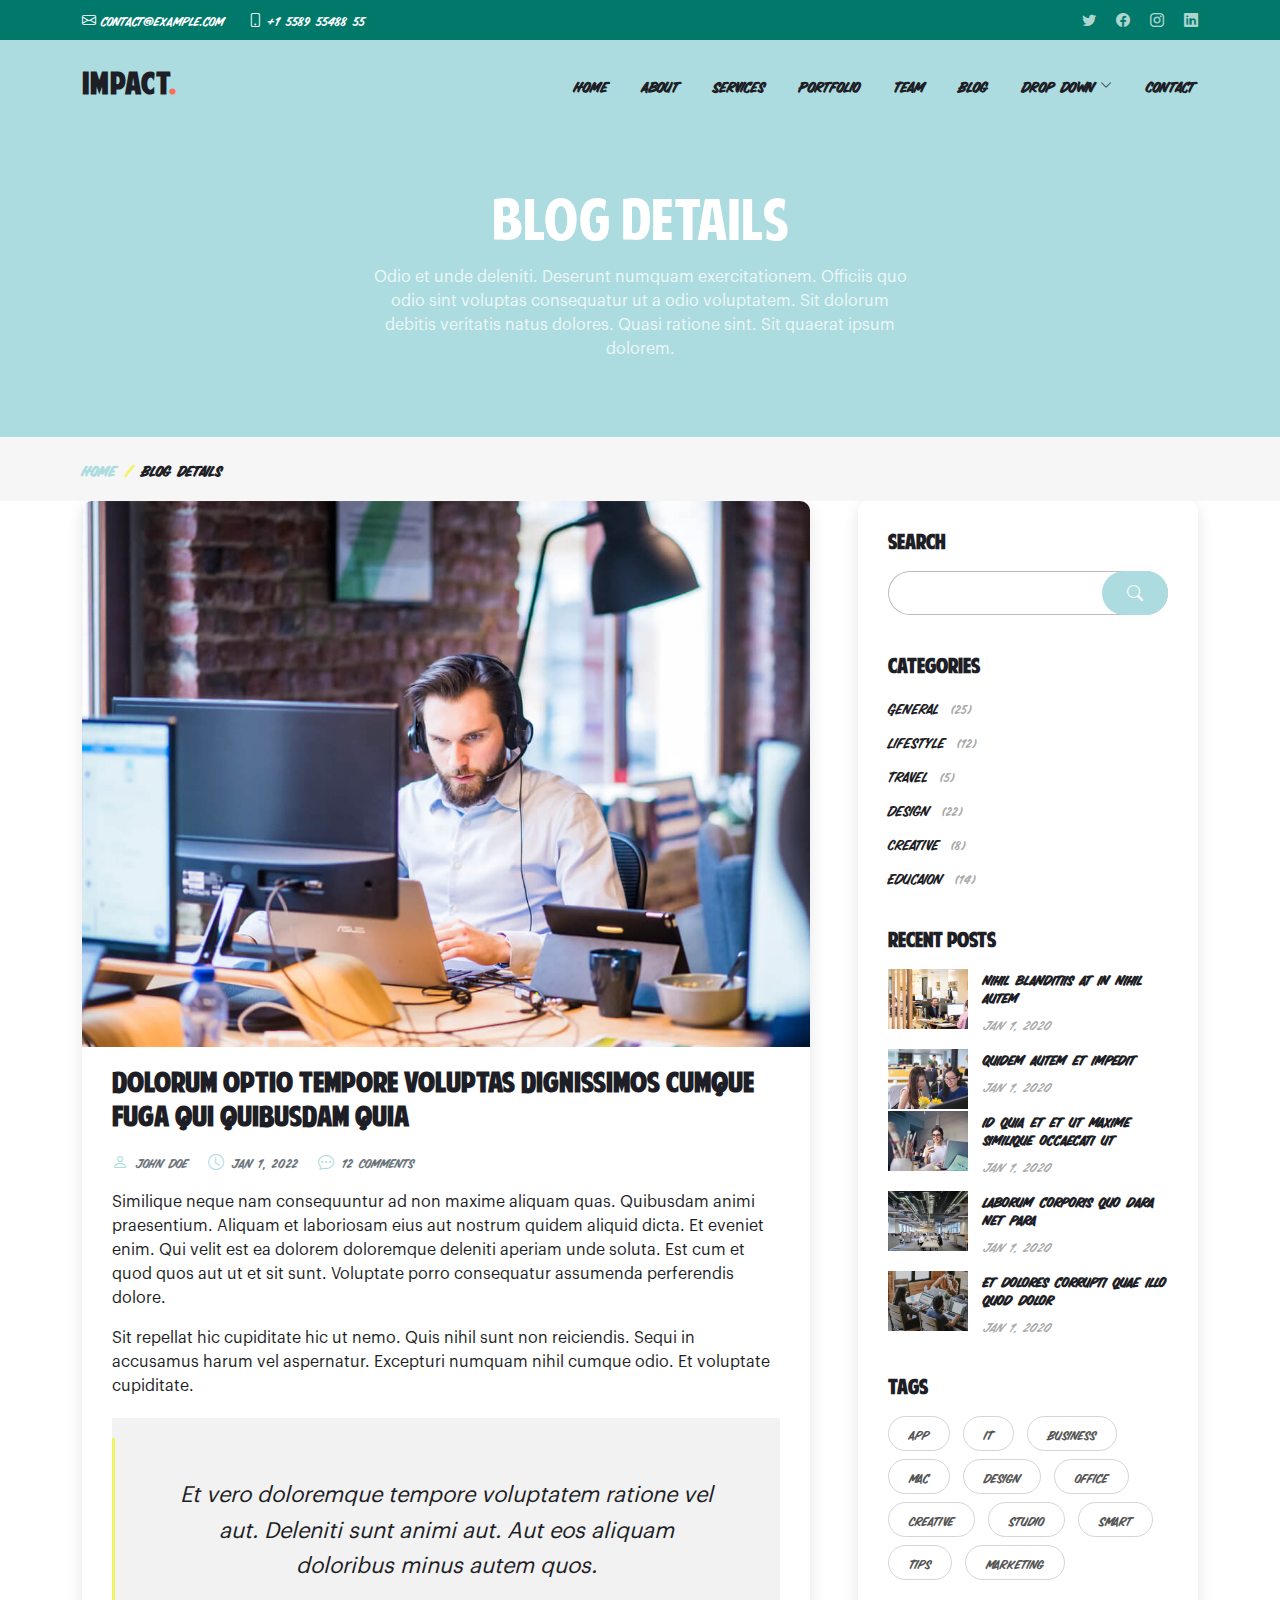
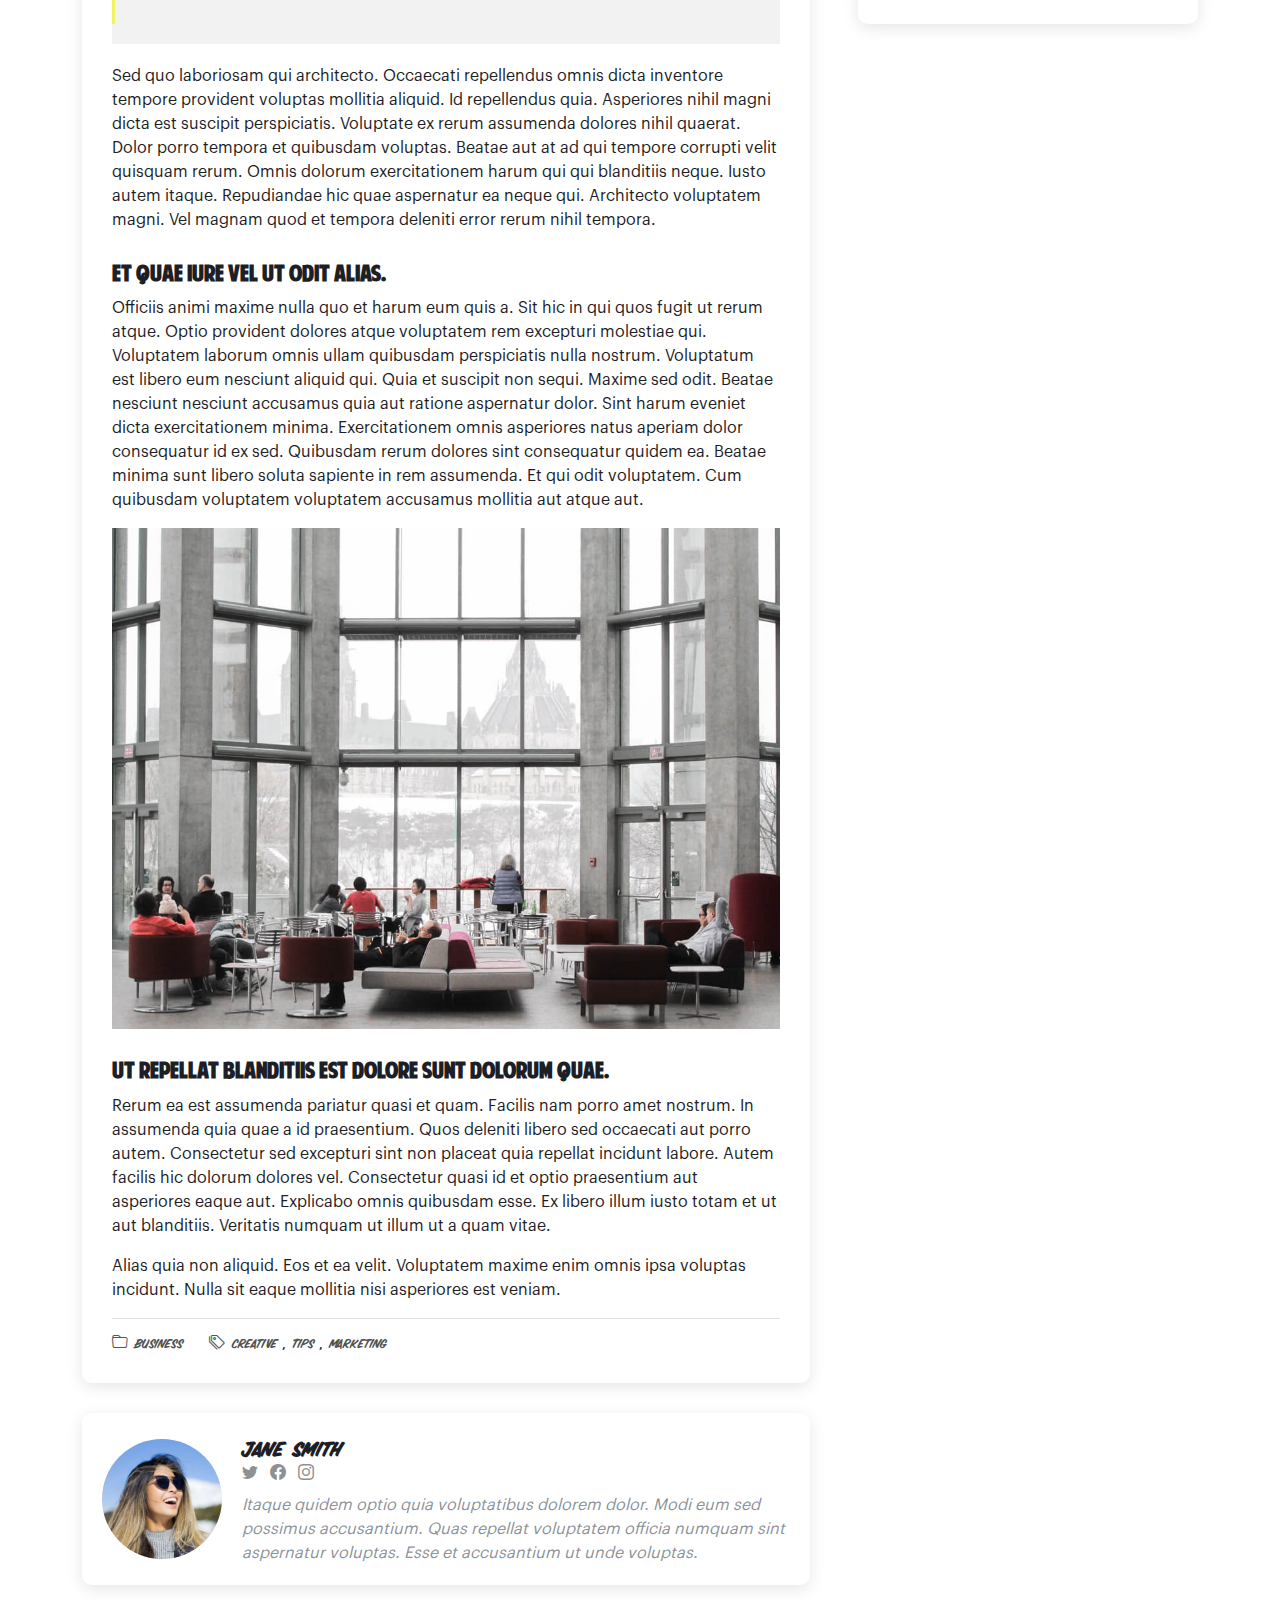
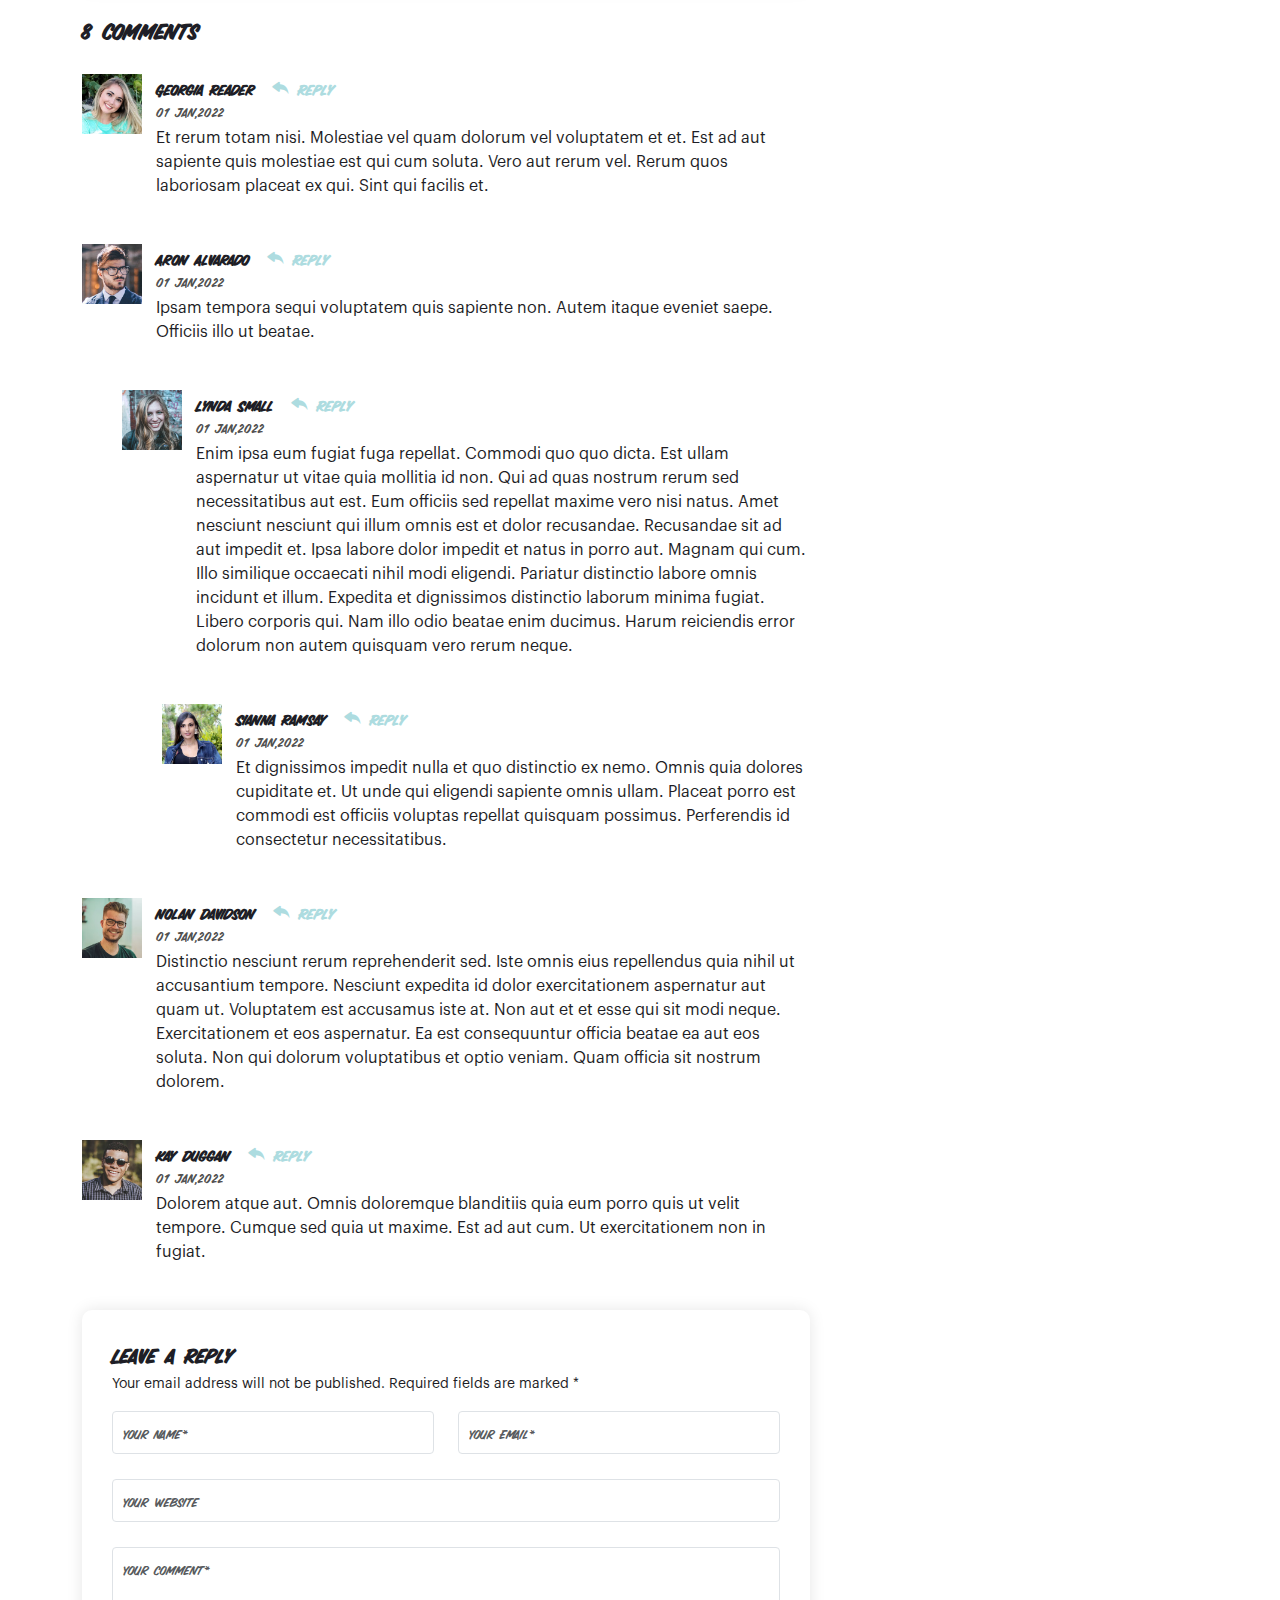
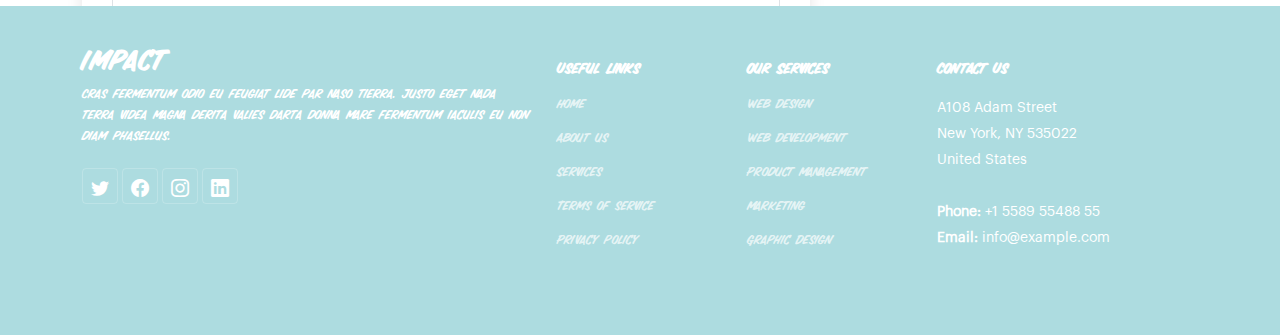
<file: blog-details.html>
<!DOCTYPE html>
<html lang="en">

<head>
  <meta charset="utf-8">
  <meta content="width=device-width, initial-scale=1.0" name="viewport">

  <title>Impact Bootstrap Template - Blog Details</title>
  <meta content="" name="description">
  <meta content="" name="keywords">

  <!-- Favicons -->
  <link href="assets/img/favicon.png" rel="icon">
  <link href="assets/img/apple-touch-icon.png" rel="apple-touch-icon">

  <!-- Google Fonts -->
  <link rel="preconnect" href="https://fonts.googleapis.com">
  <link rel="preconnect" href="https://fonts.gstatic.com" crossorigin>
  <link href="https://fonts.googleapis.com/css2?family=Open+Sans:ital,wght@0,300;0,400;0,500;0,600;0,700;1,300;1,400;1,600;1,700&family=Montserrat:ital,wght@0,300;0,400;0,500;0,600;0,700;1,300;1,400;1,500;1,600;1,700&family=Raleway:ital,wght@0,300;0,400;0,500;0,600;0,700;1,300;1,400;1,500;1,600;1,700&display=swap" rel="stylesheet">

  <!-- Vendor CSS Files -->
  <link href="assets/vendor/bootstrap/css/bootstrap.min.css" rel="stylesheet">
  <link href="assets/vendor/bootstrap-icons/bootstrap-icons.css" rel="stylesheet">
  <link href="assets/vendor/aos/aos.css" rel="stylesheet">
  <link href="assets/vendor/glightbox/css/glightbox.min.css" rel="stylesheet">
  <link href="assets/vendor/swiper/swiper-bundle.min.css" rel="stylesheet">

  <!-- Template Main CSS File -->
  <link href="assets/css/main.css" rel="stylesheet">

</head>

<body>

  <!-- ======= Header ======= -->
  <section id="topbar" class="topbar d-flex align-items-center">
    <div class="container d-flex justify-content-center justify-content-md-between">
      <div class="contact-info d-flex align-items-center">
        <i class="bi bi-envelope d-flex align-items-center"><a href="mailto:contact@example.com">contact@example.com</a></i>
        <i class="bi bi-phone d-flex align-items-center ms-4"><span>+1 5589 55488 55</span></i>
      </div>
      <div class="social-links d-none d-md-flex align-items-center">
        <a href="#" class="twitter"><i class="bi bi-twitter"></i></a>
        <a href="#" class="facebook"><i class="bi bi-facebook"></i></a>
        <a href="#" class="instagram"><i class="bi bi-instagram"></i></a>
        <a href="#" class="linkedin"><i class="bi bi-linkedin"></i></i></a>
      </div>
    </div>
  </section><!-- End Top Bar -->

  <header id="header" class="header d-flex align-items-center">

    <div class="container-fluid container-xl d-flex align-items-center justify-content-between">
      <a href="index.html" class="logo d-flex align-items-center">
        <!-- Uncomment the line below if you also wish to use an image logo -->
        <!-- <img src="assets/img/logo.png" alt=""> -->
        <h1>Impact<span>.</span></h1>
      </a>
      <nav id="navbar" class="navbar">
        <ul>
          <li><a href="#hero">Home</a></li>
          <li><a href="#about">About</a></li>
          <li><a href="#services">Services</a></li>
          <li><a href="#portfolio">Portfolio</a></li>
          <li><a href="#team">Team</a></li>
          <li><a href="blog.html">Blog</a></li>
          <li class="dropdown"><a href="#"><span>Drop Down</span> <i class="bi bi-chevron-down dropdown-indicator"></i></a>
            <ul>
              <li><a href="#">Drop Down 1</a></li>
              <li class="dropdown"><a href="#"><span>Deep Drop Down</span> <i class="bi bi-chevron-down dropdown-indicator"></i></a>
                <ul>
                  <li><a href="#">Deep Drop Down 1</a></li>
                  <li><a href="#">Deep Drop Down 2</a></li>
                  <li><a href="#">Deep Drop Down 3</a></li>
                  <li><a href="#">Deep Drop Down 4</a></li>
                  <li><a href="#">Deep Drop Down 5</a></li>
                </ul>
              </li>
              <li><a href="#">Drop Down 2</a></li>
              <li><a href="#">Drop Down 3</a></li>
              <li><a href="#">Drop Down 4</a></li>
            </ul>
          </li>
          <li><a href="#contact">Contact</a></li>
        </ul>
      </nav><!-- .navbar -->

      <i class="mobile-nav-toggle mobile-nav-show bi bi-list"></i>
      <i class="mobile-nav-toggle mobile-nav-hide d-none bi bi-x"></i>

    </div>
  </header><!-- End Header -->
  <!-- End Header -->

  <main id="main">

    <!-- ======= Breadcrumbs ======= -->
    <div class="breadcrumbs">
      <div class="page-header d-flex align-items-center" style="background-image: url('');">
        <div class="container position-relative">
          <div class="row d-flex justify-content-center">
            <div class="col-lg-6 text-center">
              <h2>Blog Details</h2>
              <p>Odio et unde deleniti. Deserunt numquam exercitationem. Officiis quo odio sint voluptas consequatur ut a odio voluptatem. Sit dolorum debitis veritatis natus dolores. Quasi ratione sint. Sit quaerat ipsum dolorem.</p>
            </div>
          </div>
        </div>
      </div>
      <nav>
        <div class="container">
          <ol>
            <li><a href="index.html">Home</a></li>
            <li>Blog Details</li>
          </ol>
        </div>
      </nav>
    </div><!-- End Breadcrumbs -->

    <!-- ======= Blog Details Section ======= -->
    <section id="blog" class="blog">
      <div class="container" data-aos="fade-up">

        <div class="row g-5">

          <div class="col-lg-8">

            <article class="blog-details">

              <div class="post-img">
                <img src="assets/img/blog/blog-1.jpg" alt="" class="img-fluid">
              </div>

              <h2 class="title">Dolorum optio tempore voluptas dignissimos cumque fuga qui quibusdam quia</h2>

              <div class="meta-top">
                <ul>
                  <li class="d-flex align-items-center"><i class="bi bi-person"></i> <a href="blog-details.html">John Doe</a></li>
                  <li class="d-flex align-items-center"><i class="bi bi-clock"></i> <a href="blog-details.html"><time datetime="2020-01-01">Jan 1, 2022</time></a></li>
                  <li class="d-flex align-items-center"><i class="bi bi-chat-dots"></i> <a href="blog-details.html">12 Comments</a></li>
                </ul>
              </div><!-- End meta top -->

              <div class="content">
                <p>
                  Similique neque nam consequuntur ad non maxime aliquam quas. Quibusdam animi praesentium. Aliquam et laboriosam eius aut nostrum quidem aliquid dicta.
                  Et eveniet enim. Qui velit est ea dolorem doloremque deleniti aperiam unde soluta. Est cum et quod quos aut ut et sit sunt. Voluptate porro consequatur assumenda perferendis dolore.
                </p>

                <p>
                  Sit repellat hic cupiditate hic ut nemo. Quis nihil sunt non reiciendis. Sequi in accusamus harum vel aspernatur. Excepturi numquam nihil cumque odio. Et voluptate cupiditate.
                </p>

                <blockquote>
                  <p>
                    Et vero doloremque tempore voluptatem ratione vel aut. Deleniti sunt animi aut. Aut eos aliquam doloribus minus autem quos.
                  </p>
                </blockquote>

                <p>
                  Sed quo laboriosam qui architecto. Occaecati repellendus omnis dicta inventore tempore provident voluptas mollitia aliquid. Id repellendus quia. Asperiores nihil magni dicta est suscipit perspiciatis. Voluptate ex rerum assumenda dolores nihil quaerat.
                  Dolor porro tempora et quibusdam voluptas. Beatae aut at ad qui tempore corrupti velit quisquam rerum. Omnis dolorum exercitationem harum qui qui blanditiis neque.
                  Iusto autem itaque. Repudiandae hic quae aspernatur ea neque qui. Architecto voluptatem magni. Vel magnam quod et tempora deleniti error rerum nihil tempora.
                </p>

                <h3>Et quae iure vel ut odit alias.</h3>
                <p>
                  Officiis animi maxime nulla quo et harum eum quis a. Sit hic in qui quos fugit ut rerum atque. Optio provident dolores atque voluptatem rem excepturi molestiae qui. Voluptatem laborum omnis ullam quibusdam perspiciatis nulla nostrum. Voluptatum est libero eum nesciunt aliquid qui.
                  Quia et suscipit non sequi. Maxime sed odit. Beatae nesciunt nesciunt accusamus quia aut ratione aspernatur dolor. Sint harum eveniet dicta exercitationem minima. Exercitationem omnis asperiores natus aperiam dolor consequatur id ex sed. Quibusdam rerum dolores sint consequatur quidem ea.
                  Beatae minima sunt libero soluta sapiente in rem assumenda. Et qui odit voluptatem. Cum quibusdam voluptatem voluptatem accusamus mollitia aut atque aut.
                </p>
                <img src="assets/img/blog/blog-inside-post.jpg" class="img-fluid" alt="">

                <h3>Ut repellat blanditiis est dolore sunt dolorum quae.</h3>
                <p>
                  Rerum ea est assumenda pariatur quasi et quam. Facilis nam porro amet nostrum. In assumenda quia quae a id praesentium. Quos deleniti libero sed occaecati aut porro autem. Consectetur sed excepturi sint non placeat quia repellat incidunt labore. Autem facilis hic dolorum dolores vel.
                  Consectetur quasi id et optio praesentium aut asperiores eaque aut. Explicabo omnis quibusdam esse. Ex libero illum iusto totam et ut aut blanditiis. Veritatis numquam ut illum ut a quam vitae.
                </p>
                <p>
                  Alias quia non aliquid. Eos et ea velit. Voluptatem maxime enim omnis ipsa voluptas incidunt. Nulla sit eaque mollitia nisi asperiores est veniam.
                </p>

              </div><!-- End post content -->

              <div class="meta-bottom">
                <i class="bi bi-folder"></i>
                <ul class="cats">
                  <li><a href="#">Business</a></li>
                </ul>

                <i class="bi bi-tags"></i>
                <ul class="tags">
                  <li><a href="#">Creative</a></li>
                  <li><a href="#">Tips</a></li>
                  <li><a href="#">Marketing</a></li>
                </ul>
              </div><!-- End meta bottom -->

            </article><!-- End blog post -->

            <div class="post-author d-flex align-items-center">
              <img src="assets/img/blog/blog-author.jpg" class="rounded-circle flex-shrink-0" alt="">
              <div>
                <h4>Jane Smith</h4>
                <div class="social-links">
                  <a href="https://twitters.com/#"><i class="bi bi-twitter"></i></a>
                  <a href="https://facebook.com/#"><i class="bi bi-facebook"></i></a>
                  <a href="https://instagram.com/#"><i class="biu bi-instagram"></i></a>
                </div>
                <p>
                  Itaque quidem optio quia voluptatibus dolorem dolor. Modi eum sed possimus accusantium. Quas repellat voluptatem officia numquam sint aspernatur voluptas. Esse et accusantium ut unde voluptas.
                </p>
              </div>
            </div><!-- End post author -->

            <div class="comments">

              <h4 class="comments-count">8 Comments</h4>

              <div id="comment-1" class="comment">
                <div class="d-flex">
                  <div class="comment-img"><img src="assets/img/blog/comments-1.jpg" alt=""></div>
                  <div>
                    <h5><a href="">Georgia Reader</a> <a href="#" class="reply"><i class="bi bi-reply-fill"></i> Reply</a></h5>
                    <time datetime="2020-01-01">01 Jan,2022</time>
                    <p>
                      Et rerum totam nisi. Molestiae vel quam dolorum vel voluptatem et et. Est ad aut sapiente quis molestiae est qui cum soluta.
                      Vero aut rerum vel. Rerum quos laboriosam placeat ex qui. Sint qui facilis et.
                    </p>
                  </div>
                </div>
              </div><!-- End comment #1 -->

              <div id="comment-2" class="comment">
                <div class="d-flex">
                  <div class="comment-img"><img src="assets/img/blog/comments-2.jpg" alt=""></div>
                  <div>
                    <h5><a href="">Aron Alvarado</a> <a href="#" class="reply"><i class="bi bi-reply-fill"></i> Reply</a></h5>
                    <time datetime="2020-01-01">01 Jan,2022</time>
                    <p>
                      Ipsam tempora sequi voluptatem quis sapiente non. Autem itaque eveniet saepe. Officiis illo ut beatae.
                    </p>
                  </div>
                </div>

                <div id="comment-reply-1" class="comment comment-reply">
                  <div class="d-flex">
                    <div class="comment-img"><img src="assets/img/blog/comments-3.jpg" alt=""></div>
                    <div>
                      <h5><a href="">Lynda Small</a> <a href="#" class="reply"><i class="bi bi-reply-fill"></i> Reply</a></h5>
                      <time datetime="2020-01-01">01 Jan,2022</time>
                      <p>
                        Enim ipsa eum fugiat fuga repellat. Commodi quo quo dicta. Est ullam aspernatur ut vitae quia mollitia id non. Qui ad quas nostrum rerum sed necessitatibus aut est. Eum officiis sed repellat maxime vero nisi natus. Amet nesciunt nesciunt qui illum omnis est et dolor recusandae.

                        Recusandae sit ad aut impedit et. Ipsa labore dolor impedit et natus in porro aut. Magnam qui cum. Illo similique occaecati nihil modi eligendi. Pariatur distinctio labore omnis incidunt et illum. Expedita et dignissimos distinctio laborum minima fugiat.

                        Libero corporis qui. Nam illo odio beatae enim ducimus. Harum reiciendis error dolorum non autem quisquam vero rerum neque.
                      </p>
                    </div>
                  </div>

                  <div id="comment-reply-2" class="comment comment-reply">
                    <div class="d-flex">
                      <div class="comment-img"><img src="assets/img/blog/comments-4.jpg" alt=""></div>
                      <div>
                        <h5><a href="">Sianna Ramsay</a> <a href="#" class="reply"><i class="bi bi-reply-fill"></i> Reply</a></h5>
                        <time datetime="2020-01-01">01 Jan,2022</time>
                        <p>
                          Et dignissimos impedit nulla et quo distinctio ex nemo. Omnis quia dolores cupiditate et. Ut unde qui eligendi sapiente omnis ullam. Placeat porro est commodi est officiis voluptas repellat quisquam possimus. Perferendis id consectetur necessitatibus.
                        </p>
                      </div>
                    </div>

                  </div><!-- End comment reply #2-->

                </div><!-- End comment reply #1-->

              </div><!-- End comment #2-->

              <div id="comment-3" class="comment">
                <div class="d-flex">
                  <div class="comment-img"><img src="assets/img/blog/comments-5.jpg" alt=""></div>
                  <div>
                    <h5><a href="">Nolan Davidson</a> <a href="#" class="reply"><i class="bi bi-reply-fill"></i> Reply</a></h5>
                    <time datetime="2020-01-01">01 Jan,2022</time>
                    <p>
                      Distinctio nesciunt rerum reprehenderit sed. Iste omnis eius repellendus quia nihil ut accusantium tempore. Nesciunt expedita id dolor exercitationem aspernatur aut quam ut. Voluptatem est accusamus iste at.
                      Non aut et et esse qui sit modi neque. Exercitationem et eos aspernatur. Ea est consequuntur officia beatae ea aut eos soluta. Non qui dolorum voluptatibus et optio veniam. Quam officia sit nostrum dolorem.
                    </p>
                  </div>
                </div>

              </div><!-- End comment #3 -->

              <div id="comment-4" class="comment">
                <div class="d-flex">
                  <div class="comment-img"><img src="assets/img/blog/comments-6.jpg" alt=""></div>
                  <div>
                    <h5><a href="">Kay Duggan</a> <a href="#" class="reply"><i class="bi bi-reply-fill"></i> Reply</a></h5>
                    <time datetime="2020-01-01">01 Jan,2022</time>
                    <p>
                      Dolorem atque aut. Omnis doloremque blanditiis quia eum porro quis ut velit tempore. Cumque sed quia ut maxime. Est ad aut cum. Ut exercitationem non in fugiat.
                    </p>
                  </div>
                </div>

              </div><!-- End comment #4 -->

              <div class="reply-form">

                <h4>Leave a Reply</h4>
                <p>Your email address will not be published. Required fields are marked * </p>
                <form action="">
                  <div class="row">
                    <div class="col-md-6 form-group">
                      <input name="name" type="text" class="form-control" placeholder="Your Name*">
                    </div>
                    <div class="col-md-6 form-group">
                      <input name="email" type="text" class="form-control" placeholder="Your Email*">
                    </div>
                  </div>
                  <div class="row">
                    <div class="col form-group">
                      <input name="website" type="text" class="form-control" placeholder="Your Website">
                    </div>
                  </div>
                  <div class="row">
                    <div class="col form-group">
                      <textarea name="comment" class="form-control" placeholder="Your Comment*"></textarea>
                    </div>
                  </div>
                  <button type="submit" class="btn btn-primary">Post Comment</button>

                </form>

              </div>

            </div><!-- End blog comments -->

          </div>

          <div class="col-lg-4">

            <div class="sidebar">

              <div class="sidebar-item search-form">
                <h3 class="sidebar-title">Search</h3>
                <form action="" class="mt-3">
                  <input type="text">
                  <button type="submit"><i class="bi bi-search"></i></button>
                </form>
              </div><!-- End sidebar search formn-->

              <div class="sidebar-item categories">
                <h3 class="sidebar-title">Categories</h3>
                <ul class="mt-3">
                  <li><a href="#">General <span>(25)</span></a></li>
                  <li><a href="#">Lifestyle <span>(12)</span></a></li>
                  <li><a href="#">Travel <span>(5)</span></a></li>
                  <li><a href="#">Design <span>(22)</span></a></li>
                  <li><a href="#">Creative <span>(8)</span></a></li>
                  <li><a href="#">Educaion <span>(14)</span></a></li>
                </ul>
              </div><!-- End sidebar categories-->

              <div class="sidebar-item recent-posts">
                <h3 class="sidebar-title">Recent Posts</h3>

                <div class="mt-3">

                  <div class="post-item mt-3">
                    <img src="assets/img/blog/blog-recent-1.jpg" alt="">
                    <div>
                      <h4><a href="blog-details.html">Nihil blanditiis at in nihil autem</a></h4>
                      <time datetime="2020-01-01">Jan 1, 2020</time>
                    </div>
                  </div><!-- End recent post item-->

                  <div class="post-item">
                    <img src="assets/img/blog/blog-recent-2.jpg" alt="">
                    <div>
                      <h4><a href="blog-details.html">Quidem autem et impedit</a></h4>
                      <time datetime="2020-01-01">Jan 1, 2020</time>
                    </div>
                  </div><!-- End recent post item-->

                  <div class="post-item">
                    <img src="assets/img/blog/blog-recent-3.jpg" alt="">
                    <div>
                      <h4><a href="blog-details.html">Id quia et et ut maxime similique occaecati ut</a></h4>
                      <time datetime="2020-01-01">Jan 1, 2020</time>
                    </div>
                  </div><!-- End recent post item-->

                  <div class="post-item">
                    <img src="assets/img/blog/blog-recent-4.jpg" alt="">
                    <div>
                      <h4><a href="blog-details.html">Laborum corporis quo dara net para</a></h4>
                      <time datetime="2020-01-01">Jan 1, 2020</time>
                    </div>
                  </div><!-- End recent post item-->

                  <div class="post-item">
                    <img src="assets/img/blog/blog-recent-5.jpg" alt="">
                    <div>
                      <h4><a href="blog-details.html">Et dolores corrupti quae illo quod dolor</a></h4>
                      <time datetime="2020-01-01">Jan 1, 2020</time>
                    </div>
                  </div><!-- End recent post item-->

                </div>

              </div><!-- End sidebar recent posts-->

              <div class="sidebar-item tags">
                <h3 class="sidebar-title">Tags</h3>
                <ul class="mt-3">
                  <li><a href="#">App</a></li>
                  <li><a href="#">IT</a></li>
                  <li><a href="#">Business</a></li>
                  <li><a href="#">Mac</a></li>
                  <li><a href="#">Design</a></li>
                  <li><a href="#">Office</a></li>
                  <li><a href="#">Creative</a></li>
                  <li><a href="#">Studio</a></li>
                  <li><a href="#">Smart</a></li>
                  <li><a href="#">Tips</a></li>
                  <li><a href="#">Marketing</a></li>
                </ul>
              </div><!-- End sidebar tags-->

            </div><!-- End Blog Sidebar -->

          </div>
        </div>

      </div>
    </section><!-- End Blog Details Section -->

  </main><!-- End #main -->

  <!-- ======= Footer ======= -->
  <footer id="footer" class="footer">

    <div class="container">
      <div class="row gy-4">
        <div class="col-lg-5 col-md-12 footer-info">
          <a href="index.html" class="logo d-flex align-items-center">
            <span>Impact</span>
          </a>
          <p>Cras fermentum odio eu feugiat lide par naso tierra. Justo eget nada terra videa magna derita valies darta donna mare fermentum iaculis eu non diam phasellus.</p>
          <div class="social-links d-flex mt-4">
            <a href="#" class="twitter"><i class="bi bi-twitter"></i></a>
            <a href="#" class="facebook"><i class="bi bi-facebook"></i></a>
            <a href="#" class="instagram"><i class="bi bi-instagram"></i></a>
            <a href="#" class="linkedin"><i class="bi bi-linkedin"></i></a>
          </div>
        </div>

        <div class="col-lg-2 col-6 footer-links">
          <h4>Useful Links</h4>
          <ul>
            <li><a href="#">Home</a></li>
            <li><a href="#">About us</a></li>
            <li><a href="#">Services</a></li>
            <li><a href="#">Terms of service</a></li>
            <li><a href="#">Privacy policy</a></li>
          </ul>
        </div>

        <div class="col-lg-2 col-6 footer-links">
          <h4>Our Services</h4>
          <ul>
            <li><a href="#">Web Design</a></li>
            <li><a href="#">Web Development</a></li>
            <li><a href="#">Product Management</a></li>
            <li><a href="#">Marketing</a></li>
            <li><a href="#">Graphic Design</a></li>
          </ul>
        </div>

        <div class="col-lg-3 col-md-12 footer-contact text-center text-md-start">
          <h4>Contact Us</h4>
          <p>
            A108 Adam Street <br>
            New York, NY 535022<br>
            United States <br><br>
            <strong>Phone:</strong> +1 5589 55488 55<br>
            <strong>Email:</strong> info@example.com<br>
          </p>

        </div>

      </div>
    </div>

    

  </footer><!-- End Footer -->
  <!-- End Footer -->

  <a href="#" class="scroll-top d-flex align-items-center justify-content-center"><i class="bi bi-arrow-up-short"></i></a>

  <div id="preloader"></div>

  <!-- Vendor JS Files -->
  <script src="assets/vendor/bootstrap/js/bootstrap.bundle.min.js"></script>
  <script src="assets/vendor/aos/aos.js"></script>
  <script src="assets/vendor/glightbox/js/glightbox.min.js"></script>
  <script src="assets/vendor/purecounter/purecounter_vanilla.js"></script>
  <script src="assets/vendor/swiper/swiper-bundle.min.js"></script>
  <script src="assets/vendor/isotope-layout/isotope.pkgd.min.js"></script>
  <script src="assets/vendor/php-email-form/validate.js"></script>

  <!-- Template Main JS File -->
  <script src="assets/js/main.js"></script>

</body>

</html>
</file>
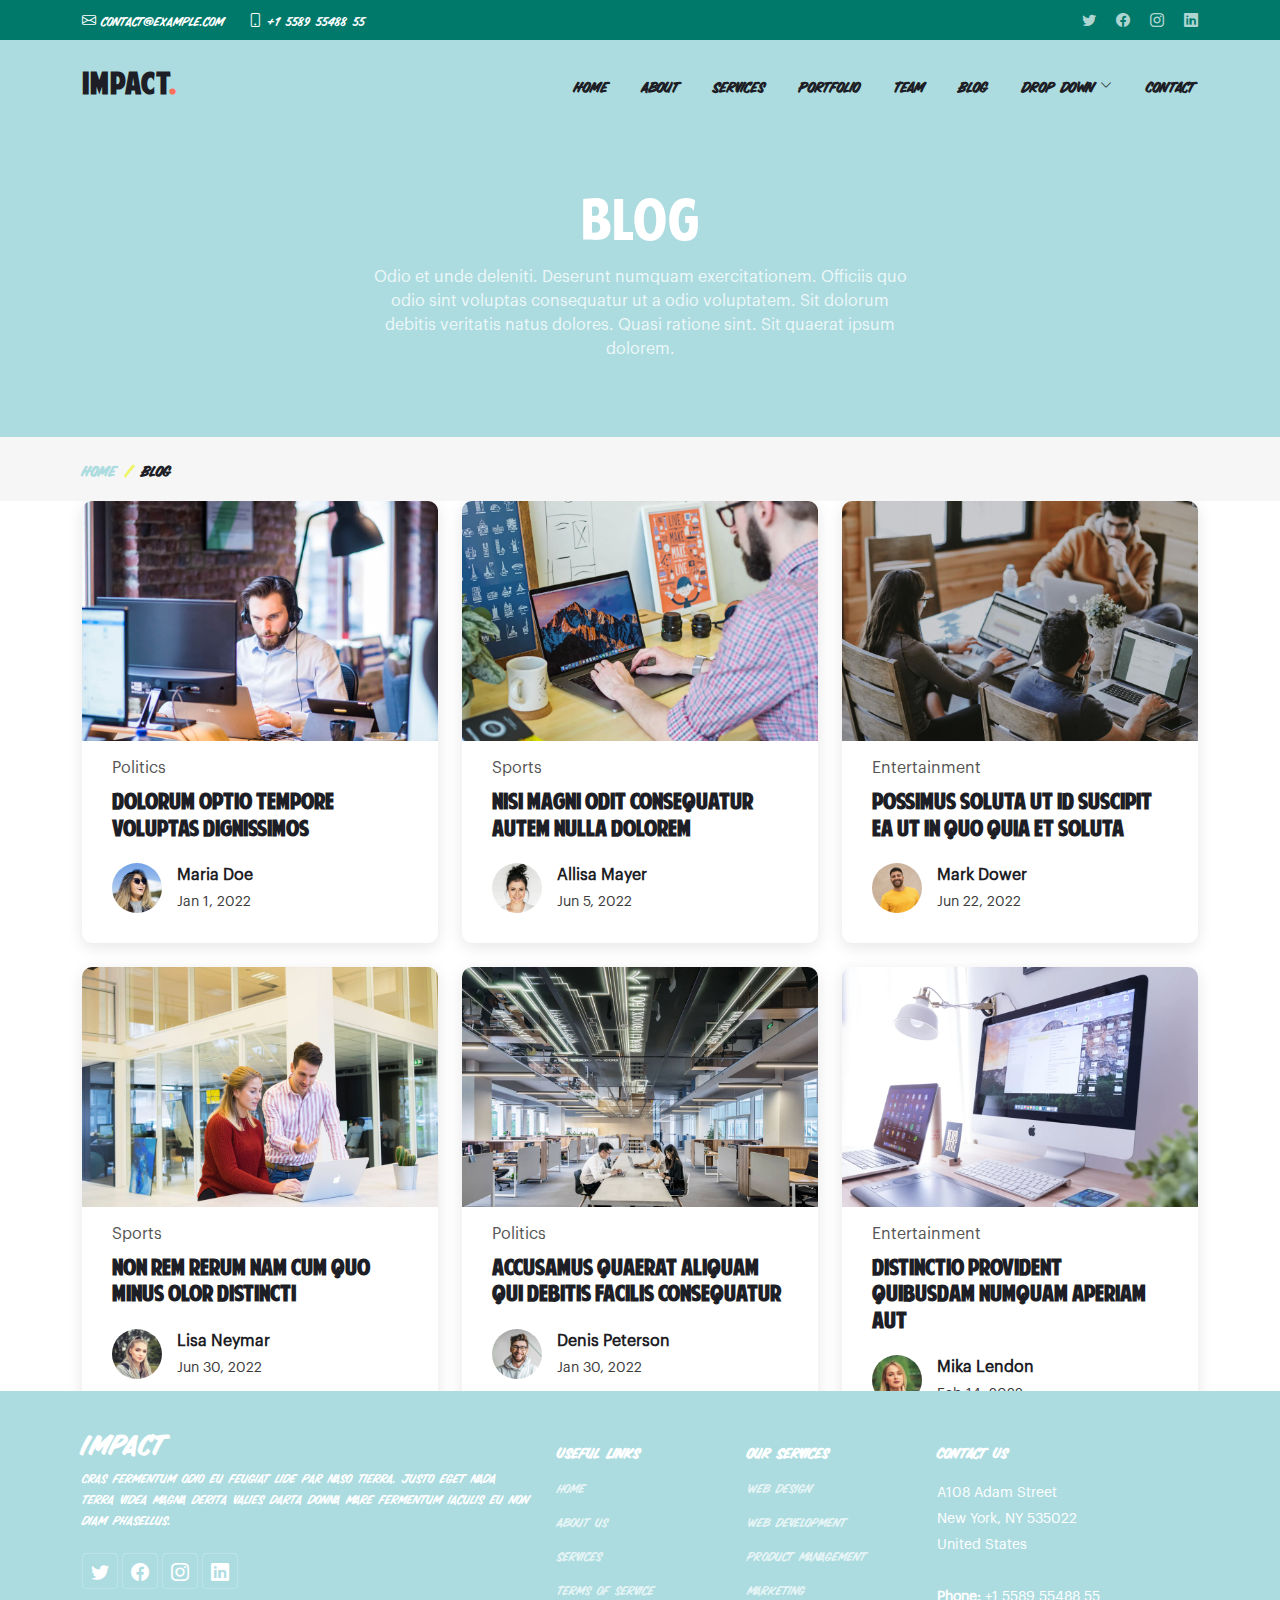
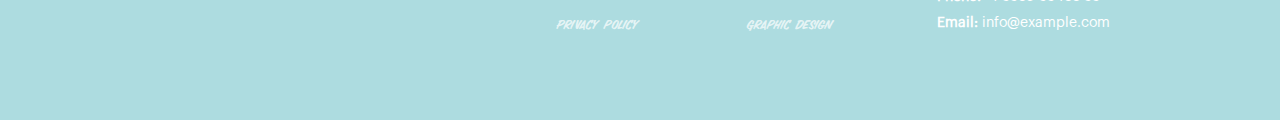
<file: blog.html>
<!DOCTYPE html>
<html lang="en">

<head>
  <meta charset="utf-8">
  <meta content="width=device-width, initial-scale=1.0" name="viewport">

  <title>Impact Bootstrap Template - Blog</title>
  <meta content="" name="description">
  <meta content="" name="keywords">

  <!-- Favicons -->
  <link href="assets/img/favicon.png" rel="icon">
  <link href="assets/img/apple-touch-icon.png" rel="apple-touch-icon">

  <!-- Google Fonts -->
  <link rel="preconnect" href="https://fonts.googleapis.com">
  <link rel="preconnect" href="https://fonts.gstatic.com" crossorigin>
  <link href="https://fonts.googleapis.com/css2?family=Open+Sans:ital,wght@0,300;0,400;0,500;0,600;0,700;1,300;1,400;1,600;1,700&family=Montserrat:ital,wght@0,300;0,400;0,500;0,600;0,700;1,300;1,400;1,500;1,600;1,700&family=Raleway:ital,wght@0,300;0,400;0,500;0,600;0,700;1,300;1,400;1,500;1,600;1,700&display=swap" rel="stylesheet">

  <!-- Vendor CSS Files -->
  <link href="assets/vendor/bootstrap/css/bootstrap.min.css" rel="stylesheet">
  <link href="assets/vendor/bootstrap-icons/bootstrap-icons.css" rel="stylesheet">
  <link href="assets/vendor/aos/aos.css" rel="stylesheet">
  <link href="assets/vendor/glightbox/css/glightbox.min.css" rel="stylesheet">
  <link href="assets/vendor/swiper/swiper-bundle.min.css" rel="stylesheet">

  <!-- Template Main CSS File -->
  <link href="assets/css/main.css" rel="stylesheet">

  
</head>

<body>

  <!-- ======= Header ======= -->
  <section id="topbar" class="topbar d-flex align-items-center">
    <div class="container d-flex justify-content-center justify-content-md-between">
      <div class="contact-info d-flex align-items-center">
        <i class="bi bi-envelope d-flex align-items-center"><a href="mailto:contact@example.com">contact@example.com</a></i>
        <i class="bi bi-phone d-flex align-items-center ms-4"><span>+1 5589 55488 55</span></i>
      </div>
      <div class="social-links d-none d-md-flex align-items-center">
        <a href="#" class="twitter"><i class="bi bi-twitter"></i></a>
        <a href="#" class="facebook"><i class="bi bi-facebook"></i></a>
        <a href="#" class="instagram"><i class="bi bi-instagram"></i></a>
        <a href="#" class="linkedin"><i class="bi bi-linkedin"></i></i></a>
      </div>
    </div>
  </section><!-- End Top Bar -->

  <header id="header" class="header d-flex align-items-center">

    <div class="container-fluid container-xl d-flex align-items-center justify-content-between">
      <a href="index.html" class="logo d-flex align-items-center">
        <!-- Uncomment the line below if you also wish to use an image logo -->
        <!-- <img src="assets/img/logo.png" alt=""> -->
        <h1>Impact<span>.</span></h1>
      </a>
      <nav id="navbar" class="navbar">
        <ul>
          <li><a href="#hero">Home</a></li>
          <li><a href="#about">About</a></li>
          <li><a href="#services">Services</a></li>
          <li><a href="#portfolio">Portfolio</a></li>
          <li><a href="#team">Team</a></li>
          <li><a href="blog.html">Blog</a></li>
          <li class="dropdown"><a href="#"><span>Drop Down</span> <i class="bi bi-chevron-down dropdown-indicator"></i></a>
            <ul>
              <li><a href="#">Drop Down 1</a></li>
              <li class="dropdown"><a href="#"><span>Deep Drop Down</span> <i class="bi bi-chevron-down dropdown-indicator"></i></a>
                <ul>
                  <li><a href="#">Deep Drop Down 1</a></li>
                  <li><a href="#">Deep Drop Down 2</a></li>
                  <li><a href="#">Deep Drop Down 3</a></li>
                  <li><a href="#">Deep Drop Down 4</a></li>
                  <li><a href="#">Deep Drop Down 5</a></li>
                </ul>
              </li>
              <li><a href="#">Drop Down 2</a></li>
              <li><a href="#">Drop Down 3</a></li>
              <li><a href="#">Drop Down 4</a></li>
            </ul>
          </li>
          <li><a href="#contact">Contact</a></li>
        </ul>
      </nav><!-- .navbar -->

      <i class="mobile-nav-toggle mobile-nav-show bi bi-list"></i>
      <i class="mobile-nav-toggle mobile-nav-hide d-none bi bi-x"></i>

    </div>
  </header><!-- End Header -->
  <!-- End Header -->

  <main id="main">

    <!-- ======= Breadcrumbs ======= -->
    <div class="breadcrumbs">
      <div class="page-header d-flex align-items-center" style="background-image: url('');">
        <div class="container position-relative">
          <div class="row d-flex justify-content-center">
            <div class="col-lg-6 text-center">
              <h2>Blog</h2>
              <p>Odio et unde deleniti. Deserunt numquam exercitationem. Officiis quo odio sint voluptas consequatur ut a odio voluptatem. Sit dolorum debitis veritatis natus dolores. Quasi ratione sint. Sit quaerat ipsum dolorem.</p>
            </div>
          </div>
        </div>
      </div>
      <nav>
        <div class="container">
          <ol>
            <li><a href="index.html">Home</a></li>
            <li>Blog</li>
          </ol>
        </div>
      </nav>
    </div><!-- End Breadcrumbs -->

    <!-- ======= Blog Section ======= -->
    <section id="blog" class="blog">
      <div class="container" data-aos="fade-up">

        <div class="row gy-4 posts-list">

          <div class="col-xl-4 col-md-6">
            <article>

              <div class="post-img">
                <img src="assets/img/blog/blog-1.jpg" alt="" class="img-fluid">
              </div>

              <p class="post-category">Politics</p>

              <h2 class="title">
                <a href="blog-details.html">Dolorum optio tempore voluptas dignissimos</a>
              </h2>

              <div class="d-flex align-items-center">
                <img src="assets/img/blog/blog-author.jpg" alt="" class="img-fluid post-author-img flex-shrink-0">
                <div class="post-meta">
                  <p class="post-author-list">Maria Doe</p>
                  <p class="post-date">
                    <time datetime="2022-01-01">Jan 1, 2022</time>
                  </p>
                </div>
              </div>

            </article>
          </div><!-- End post list item -->

          <div class="col-xl-4 col-md-6">
            <article>

              <div class="post-img">
                <img src="assets/img/blog/blog-2.jpg" alt="" class="img-fluid">
              </div>

              <p class="post-category">Sports</p>

              <h2 class="title">
                <a href="blog-details.html">Nisi magni odit consequatur autem nulla dolorem</a>
              </h2>

              <div class="d-flex align-items-center">
                <img src="assets/img/blog/blog-author-2.jpg" alt="" class="img-fluid post-author-img flex-shrink-0">
                <div class="post-meta">
                  <p class="post-author-list">Allisa Mayer</p>
                  <p class="post-date">
                    <time datetime="2022-01-01">Jun 5, 2022</time>
                  </p>
                </div>
              </div>

            </article>
          </div><!-- End post list item -->

          <div class="col-xl-4 col-md-6">
            <article>

              <div class="post-img">
                <img src="assets/img/blog/blog-3.jpg" alt="" class="img-fluid">
              </div>

              <p class="post-category">Entertainment</p>

              <h2 class="title">
                <a href="blog-details.html">Possimus soluta ut id suscipit ea ut in quo quia et soluta</a>
              </h2>

              <div class="d-flex align-items-center">
                <img src="assets/img/blog/blog-author-3.jpg" alt="" class="img-fluid post-author-img flex-shrink-0">
                <div class="post-meta">
                  <p class="post-author-list">Mark Dower</p>
                  <p class="post-date">
                    <time datetime="2022-01-01">Jun 22, 2022</time>
                  </p>
                </div>
              </div>

            </article>
          </div><!-- End post list item -->

          <div class="col-xl-4 col-md-6">
            <article>

              <div class="post-img">
                <img src="assets/img/blog/blog-4.jpg" alt="" class="img-fluid">
              </div>

              <p class="post-category">Sports</p>

              <h2 class="title">
                <a href="blog-details.html">Non rem rerum nam cum quo minus olor distincti</a>
              </h2>

              <div class="d-flex align-items-center">
                <img src="assets/img/blog/blog-author-4.jpg" alt="" class="img-fluid post-author-img flex-shrink-0">
                <div class="post-meta">
                  <p class="post-author-list">Lisa Neymar</p>
                  <p class="post-date">
                    <time datetime="2022-01-01">Jun 30, 2022</time>
                  </p>
                </div>
              </div>

            </article>
          </div><!-- End post list item -->

          <div class="col-xl-4 col-md-6">
            <article>

              <div class="post-img">
                <img src="assets/img/blog/blog-5.jpg" alt="" class="img-fluid">
              </div>

              <p class="post-category">Politics</p>

              <h2 class="title">
                <a href="blog-details.html">Accusamus quaerat aliquam qui debitis facilis consequatur</a>
              </h2>

              <div class="d-flex align-items-center">
                <img src="assets/img/blog/blog-author-5.jpg" alt="" class="img-fluid post-author-img flex-shrink-0">
                <div class="post-meta">
                  <p class="post-author-list">Denis Peterson</p>
                  <p class="post-date">
                    <time datetime="2022-01-01">Jan 30, 2022</time>
                  </p>
                </div>
              </div>

            </article>
          </div><!-- End post list item -->

          <div class="col-xl-4 col-md-6">
            <article>

              <div class="post-img">
                <img src="assets/img/blog/blog-6.jpg" alt="" class="img-fluid">
              </div>

              <p class="post-category">Entertainment</p>

              <h2 class="title">
                <a href="blog-details.html">Distinctio provident quibusdam numquam aperiam aut</a>
              </h2>

              <div class="d-flex align-items-center">
                <img src="assets/img/blog/blog-author-6.jpg" alt="" class="img-fluid post-author-img flex-shrink-0">
                <div class="post-meta">
                  <p class="post-author-list">Mika Lendon</p>
                  <p class="post-date">
                    <time datetime="2022-01-01">Feb 14, 2022</time>
                  </p>
                </div>
              </div>

            </article>
          </div><!-- End post list item -->

        </div><!-- End blog posts list -->

        <div class="blog-pagination">
          <ul class="justify-content-center">
            <li><a href="#">1</a></li>
            <li class="active"><a href="#">2</a></li>
            <li><a href="#">3</a></li>
          </ul>
        </div><!-- End blog pagination -->

      </div>
    </section><!-- End Blog Section -->

  </main><!-- End #main -->

  <!-- ======= Footer ======= -->
  <footer id="footer" class="footer">

    <div class="container">
      <div class="row gy-4">
        <div class="col-lg-5 col-md-12 footer-info">
          <a href="index.html" class="logo d-flex align-items-center">
            <span>Impact</span>
          </a>
          <p>Cras fermentum odio eu feugiat lide par naso tierra. Justo eget nada terra videa magna derita valies darta donna mare fermentum iaculis eu non diam phasellus.</p>
          <div class="social-links d-flex mt-4">
            <a href="#" class="twitter"><i class="bi bi-twitter"></i></a>
            <a href="#" class="facebook"><i class="bi bi-facebook"></i></a>
            <a href="#" class="instagram"><i class="bi bi-instagram"></i></a>
            <a href="#" class="linkedin"><i class="bi bi-linkedin"></i></a>
          </div>
        </div>

        <div class="col-lg-2 col-6 footer-links">
          <h4>Useful Links</h4>
          <ul>
            <li><a href="#">Home</a></li>
            <li><a href="#">About us</a></li>
            <li><a href="#">Services</a></li>
            <li><a href="#">Terms of service</a></li>
            <li><a href="#">Privacy policy</a></li>
          </ul>
        </div>

        <div class="col-lg-2 col-6 footer-links">
          <h4>Our Services</h4>
          <ul>
            <li><a href="#">Web Design</a></li>
            <li><a href="#">Web Development</a></li>
            <li><a href="#">Product Management</a></li>
            <li><a href="#">Marketing</a></li>
            <li><a href="#">Graphic Design</a></li>
          </ul>
        </div>

        <div class="col-lg-3 col-md-12 footer-contact text-center text-md-start">
          <h4>Contact Us</h4>
          <p>
            A108 Adam Street <br>
            New York, NY 535022<br>
            United States <br><br>
            <strong>Phone:</strong> +1 5589 55488 55<br>
            <strong>Email:</strong> info@example.com<br>
          </p>

        </div>

      </div>
    </div>

    

  </footer><!-- End Footer -->
  <!-- End Footer -->

  <a href="#" class="scroll-top d-flex align-items-center justify-content-center"><i class="bi bi-arrow-up-short"></i></a>

  <div id="preloader"></div>

  <!-- Vendor JS Files -->
  <script src="assets/vendor/bootstrap/js/bootstrap.bundle.min.js"></script>
  <script src="assets/vendor/aos/aos.js"></script>
  <script src="assets/vendor/glightbox/js/glightbox.min.js"></script>
  <script src="assets/vendor/purecounter/purecounter_vanilla.js"></script>
  <script src="assets/vendor/swiper/swiper-bundle.min.js"></script>
  <script src="assets/vendor/isotope-layout/isotope.pkgd.min.js"></script>
  <script src="assets/vendor/php-email-form/validate.js"></script>

  <!-- Template Main JS File -->
  <script src="assets/js/main.js"></script>

</body>

</html>
</file>
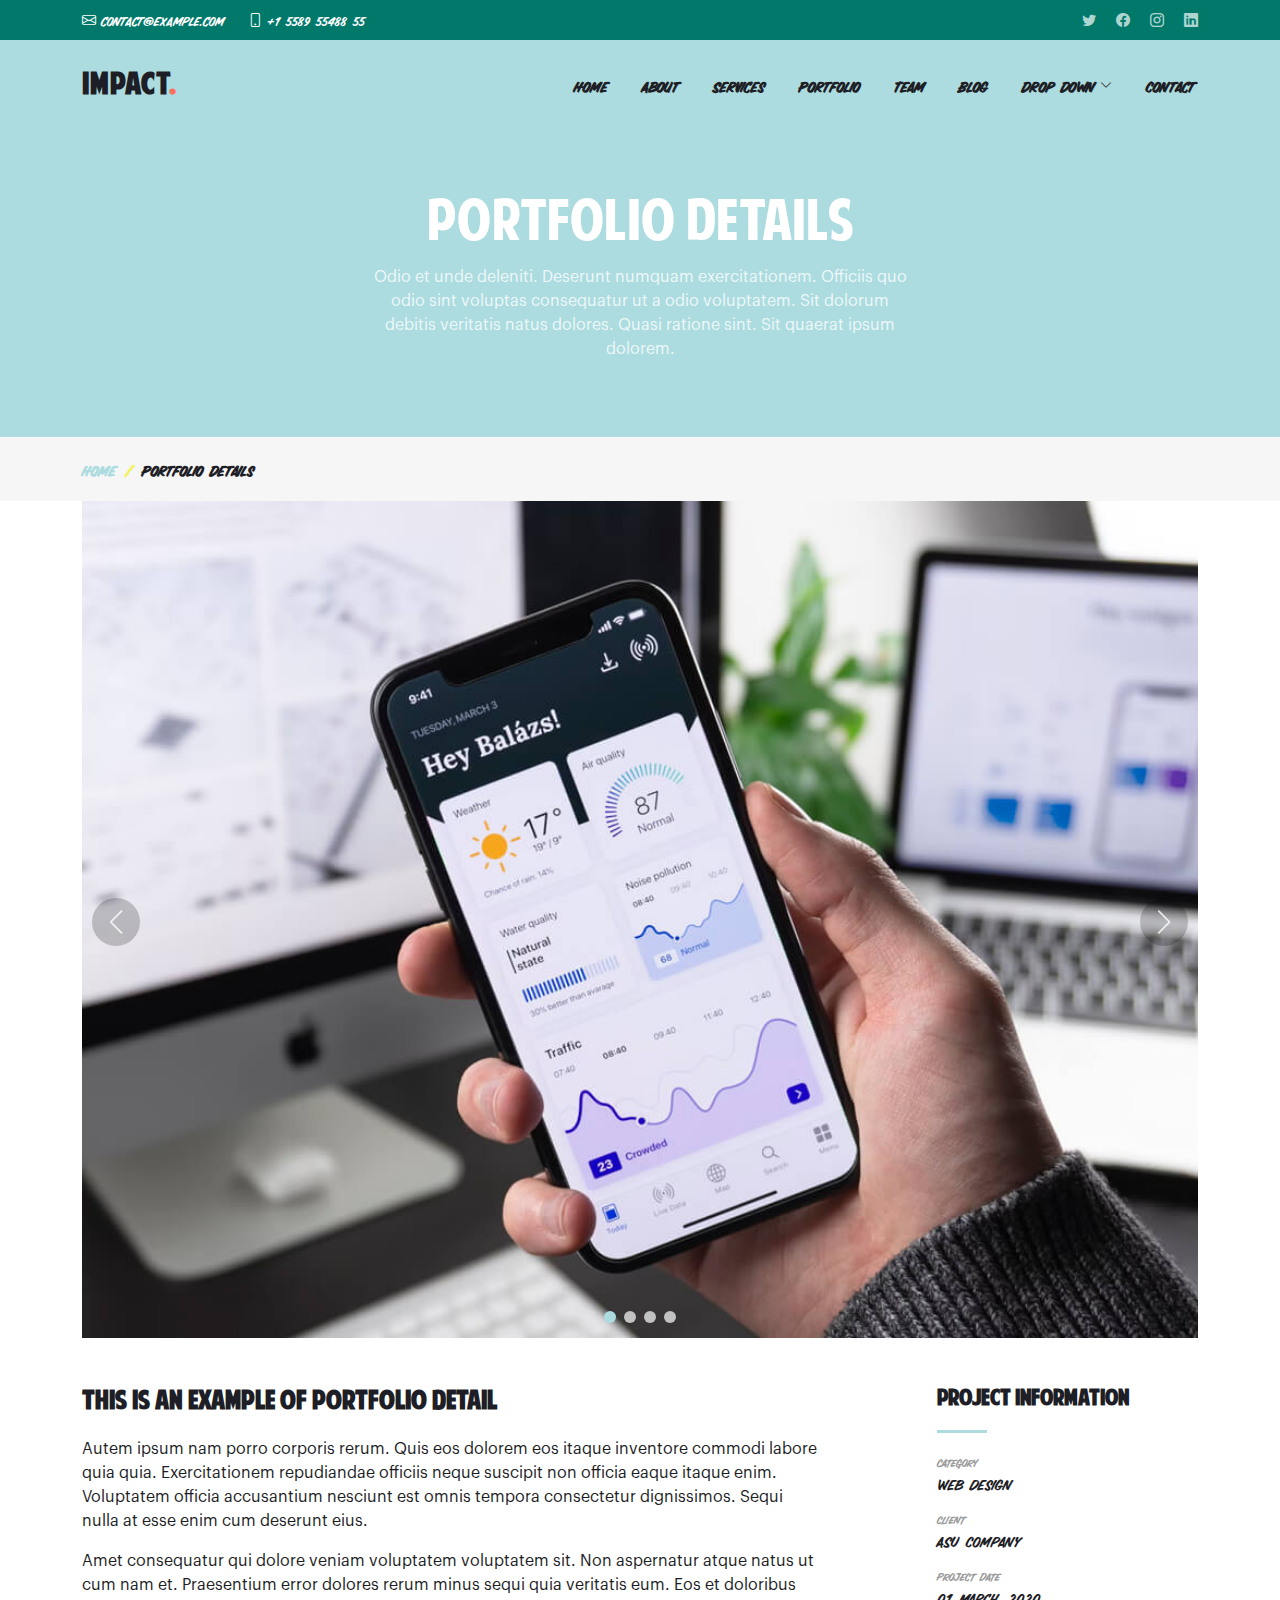
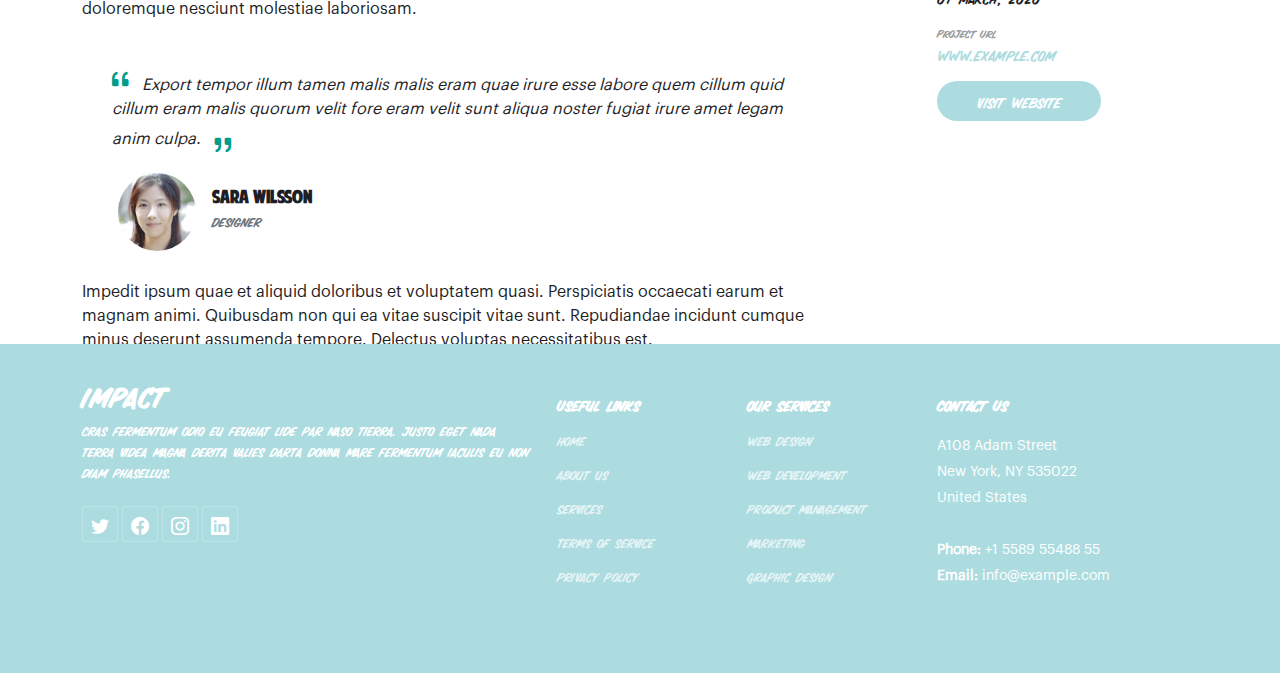
<file: portfolio-details.html>
<!DOCTYPE html>
<html lang="en">

<head>
  <meta charset="utf-8">
  <meta content="width=device-width, initial-scale=1.0" name="viewport">

  <title>Impact Bootstrap Template - Portfolio Details</title>
  <meta content="" name="description">
  <meta content="" name="keywords">

  <!-- Favicons -->
  <link href="assets/img/favicon.png" rel="icon">
  <link href="assets/img/apple-touch-icon.png" rel="apple-touch-icon">

  <!-- Google Fonts -->
  <link rel="preconnect" href="https://fonts.googleapis.com">
  <link rel="preconnect" href="https://fonts.gstatic.com" crossorigin>
  <link href="https://fonts.googleapis.com/css2?family=Open+Sans:ital,wght@0,300;0,400;0,500;0,600;0,700;1,300;1,400;1,600;1,700&family=Montserrat:ital,wght@0,300;0,400;0,500;0,600;0,700;1,300;1,400;1,500;1,600;1,700&family=Raleway:ital,wght@0,300;0,400;0,500;0,600;0,700;1,300;1,400;1,500;1,600;1,700&display=swap" rel="stylesheet">

  <!-- Vendor CSS Files -->
  <link href="assets/vendor/bootstrap/css/bootstrap.min.css" rel="stylesheet">
  <link href="assets/vendor/bootstrap-icons/bootstrap-icons.css" rel="stylesheet">
  <link href="assets/vendor/aos/aos.css" rel="stylesheet">
  <link href="assets/vendor/glightbox/css/glightbox.min.css" rel="stylesheet">
  <link href="assets/vendor/swiper/swiper-bundle.min.css" rel="stylesheet">

  <!-- Template Main CSS File -->
  <link href="assets/css/main.css" rel="stylesheet">

</head>

<body>

  <!-- ======= Header ======= -->
  <section id="topbar" class="topbar d-flex align-items-center">
    <div class="container d-flex justify-content-center justify-content-md-between">
      <div class="contact-info d-flex align-items-center">
        <i class="bi bi-envelope d-flex align-items-center"><a href="mailto:contact@example.com">contact@example.com</a></i>
        <i class="bi bi-phone d-flex align-items-center ms-4"><span>+1 5589 55488 55</span></i>
      </div>
      <div class="social-links d-none d-md-flex align-items-center">
        <a href="#" class="twitter"><i class="bi bi-twitter"></i></a>
        <a href="#" class="facebook"><i class="bi bi-facebook"></i></a>
        <a href="#" class="instagram"><i class="bi bi-instagram"></i></a>
        <a href="#" class="linkedin"><i class="bi bi-linkedin"></i></i></a>
      </div>
    </div>
  </section><!-- End Top Bar -->

  <header id="header" class="header d-flex align-items-center">

    <div class="container-fluid container-xl d-flex align-items-center justify-content-between">
      <a href="index.html" class="logo d-flex align-items-center">
        <!-- Uncomment the line below if you also wish to use an image logo -->
        <!-- <img src="assets/img/logo.png" alt=""> -->
        <h1>Impact<span>.</span></h1>
      </a>
      <nav id="navbar" class="navbar">
        <ul>
          <li><a href="#hero">Home</a></li>
          <li><a href="#about">About</a></li>
          <li><a href="#services">Services</a></li>
          <li><a href="#portfolio">Portfolio</a></li>
          <li><a href="#team">Team</a></li>
          <li><a href="blog.html">Blog</a></li>
          <li class="dropdown"><a href="#"><span>Drop Down</span> <i class="bi bi-chevron-down dropdown-indicator"></i></a>
            <ul>
              <li><a href="#">Drop Down 1</a></li>
              <li class="dropdown"><a href="#"><span>Deep Drop Down</span> <i class="bi bi-chevron-down dropdown-indicator"></i></a>
                <ul>
                  <li><a href="#">Deep Drop Down 1</a></li>
                  <li><a href="#">Deep Drop Down 2</a></li>
                  <li><a href="#">Deep Drop Down 3</a></li>
                  <li><a href="#">Deep Drop Down 4</a></li>
                  <li><a href="#">Deep Drop Down 5</a></li>
                </ul>
              </li>
              <li><a href="#">Drop Down 2</a></li>
              <li><a href="#">Drop Down 3</a></li>
              <li><a href="#">Drop Down 4</a></li>
            </ul>
          </li>
          <li><a href="#contact">Contact</a></li>
        </ul>
      </nav><!-- .navbar -->

      <i class="mobile-nav-toggle mobile-nav-show bi bi-list"></i>
      <i class="mobile-nav-toggle mobile-nav-hide d-none bi bi-x"></i>

    </div>
  </header><!-- End Header -->
  <!-- End Header -->

  <main id="main">

    <!-- ======= Breadcrumbs ======= -->
    <div class="breadcrumbs">
      <div class="page-header d-flex align-items-center" style="background-image: url('');">
        <div class="container position-relative">
          <div class="row d-flex justify-content-center">
            <div class="col-lg-6 text-center">
              <h2>Portfolio Details</h2>
              <p>Odio et unde deleniti. Deserunt numquam exercitationem. Officiis quo odio sint voluptas consequatur ut a odio voluptatem. Sit dolorum debitis veritatis natus dolores. Quasi ratione sint. Sit quaerat ipsum dolorem.</p>
            </div>
          </div>
        </div>
      </div>
      <nav>
        <div class="container">
          <ol>
            <li><a href="index.html">Home</a></li>
            <li>Portfolio Details</li>
          </ol>
        </div>
      </nav>
    </div><!-- End Breadcrumbs -->

    <!-- ======= Portfolio Details Section ======= -->
    <section id="portfolio-details" class="portfolio-details">
      <div class="container" data-aos="fade-up">

        <div class="position-relative h-100">
          <div class="slides-1 portfolio-details-slider swiper">
            <div class="swiper-wrapper align-items-center">

              <div class="swiper-slide">
                <img src="assets/img/portfolio/app-1.jpg" alt="">
              </div>

              <div class="swiper-slide">
                <img src="assets/img/portfolio/product-1.jpg" alt="">
              </div>

              <div class="swiper-slide">
                <img src="assets/img/portfolio/branding-1.jpg" alt="">
              </div>

              <div class="swiper-slide">
                <img src="assets/img/portfolio/books-1.jpg" alt="">
              </div>

            </div>
            <div class="swiper-pagination"></div>
          </div>
          <div class="swiper-button-prev"></div>
          <div class="swiper-button-next"></div>

        </div>

        <div class="row justify-content-between gy-4 mt-4">

          <div class="col-lg-8">
            <div class="portfolio-description">
              <h2>This is an example of portfolio detail</h2>
              <p>
                Autem ipsum nam porro corporis rerum. Quis eos dolorem eos itaque inventore commodi labore quia quia. Exercitationem repudiandae officiis neque suscipit non officia eaque itaque enim. Voluptatem officia accusantium nesciunt est omnis tempora consectetur dignissimos. Sequi nulla at esse enim cum deserunt eius.
              </p>
              <p>
                Amet consequatur qui dolore veniam voluptatem voluptatem sit. Non aspernatur atque natus ut cum nam et. Praesentium error dolores rerum minus sequi quia veritatis eum. Eos et doloribus doloremque nesciunt molestiae laboriosam.
              </p>

              <div class="testimonial-item">
                <p>
                  <i class="bi bi-quote quote-icon-left"></i>
                  Export tempor illum tamen malis malis eram quae irure esse labore quem cillum quid cillum eram malis quorum velit fore eram velit sunt aliqua noster fugiat irure amet legam anim culpa.
                  <i class="bi bi-quote quote-icon-right"></i>
                </p>
                <div>
                  <img src="assets/img/testimonials/testimonials-2.jpg" class="testimonial-img" alt="">
                  <h3>Sara Wilsson</h3>
                  <h4>Designer</h4>
                </div>
              </div>

              <p>
                Impedit ipsum quae et aliquid doloribus et voluptatem quasi. Perspiciatis occaecati earum et magnam animi. Quibusdam non qui ea vitae suscipit vitae sunt. Repudiandae incidunt cumque minus deserunt assumenda tempore. Delectus voluptas necessitatibus est.

              <p>
                Sunt voluptatum sapiente facilis quo odio aut ipsum repellat debitis. Molestiae et autem libero. Explicabo et quod necessitatibus similique quis dolor eum. Numquam eaque praesentium rem et qui nesciunt.
              </p>

            </div>
          </div>

          <div class="col-lg-3">
            <div class="portfolio-info">
              <h3>Project information</h3>
              <ul>
                <li><strong>Category</strong> <span>Web design</span></li>
                <li><strong>Client</strong> <span>ASU Company</span></li>
                <li><strong>Project date</strong> <span>01 March, 2020</span></li>
                <li><strong>Project URL</strong> <a href="#">www.example.com</a></li>
                <li><a href="#" class="btn-visit align-self-start">Visit Website</a></li>
              </ul>
            </div>
          </div>

        </div>

      </div>
    </section><!-- End Portfolio Details Section -->

  </main><!-- End #main -->

  <!-- ======= Footer ======= -->
  <footer id="footer" class="footer">

    <div class="container">
      <div class="row gy-4">
        <div class="col-lg-5 col-md-12 footer-info">
          <a href="index.html" class="logo d-flex align-items-center">
            <span>Impact</span>
          </a>
          <p>Cras fermentum odio eu feugiat lide par naso tierra. Justo eget nada terra videa magna derita valies darta donna mare fermentum iaculis eu non diam phasellus.</p>
          <div class="social-links d-flex mt-4">
            <a href="#" class="twitter"><i class="bi bi-twitter"></i></a>
            <a href="#" class="facebook"><i class="bi bi-facebook"></i></a>
            <a href="#" class="instagram"><i class="bi bi-instagram"></i></a>
            <a href="#" class="linkedin"><i class="bi bi-linkedin"></i></a>
          </div>
        </div>

        <div class="col-lg-2 col-6 footer-links">
          <h4>Useful Links</h4>
          <ul>
            <li><a href="#">Home</a></li>
            <li><a href="#">About us</a></li>
            <li><a href="#">Services</a></li>
            <li><a href="#">Terms of service</a></li>
            <li><a href="#">Privacy policy</a></li>
          </ul>
        </div>

        <div class="col-lg-2 col-6 footer-links">
          <h4>Our Services</h4>
          <ul>
            <li><a href="#">Web Design</a></li>
            <li><a href="#">Web Development</a></li>
            <li><a href="#">Product Management</a></li>
            <li><a href="#">Marketing</a></li>
            <li><a href="#">Graphic Design</a></li>
          </ul>
        </div>

        <div class="col-lg-3 col-md-12 footer-contact text-center text-md-start">
          <h4>Contact Us</h4>
          <p>
            A108 Adam Street <br>
            New York, NY 535022<br>
            United States <br><br>
            <strong>Phone:</strong> +1 5589 55488 55<br>
            <strong>Email:</strong> info@example.com<br>
          </p>

        </div>

      </div>
    </div>

    
  </footer><!-- End Footer -->
  <!-- End Footer -->

  <a href="#" class="scroll-top d-flex align-items-center justify-content-center"><i class="bi bi-arrow-up-short"></i></a>

  <div id="preloader"></div>

  <!-- Vendor JS Files -->
  <script src="assets/vendor/bootstrap/js/bootstrap.bundle.min.js"></script>
  <script src="assets/vendor/aos/aos.js"></script>
  <script src="assets/vendor/glightbox/js/glightbox.min.js"></script>
  <script src="assets/vendor/purecounter/purecounter_vanilla.js"></script>
  <script src="assets/vendor/swiper/swiper-bundle.min.js"></script>
  <script src="assets/vendor/isotope-layout/isotope.pkgd.min.js"></script>
  <script src="assets/vendor/php-email-form/validate.js"></script>

  <!-- Template Main JS File -->
  <script src="assets/js/main.js"></script>

</body>

</html>
</file>
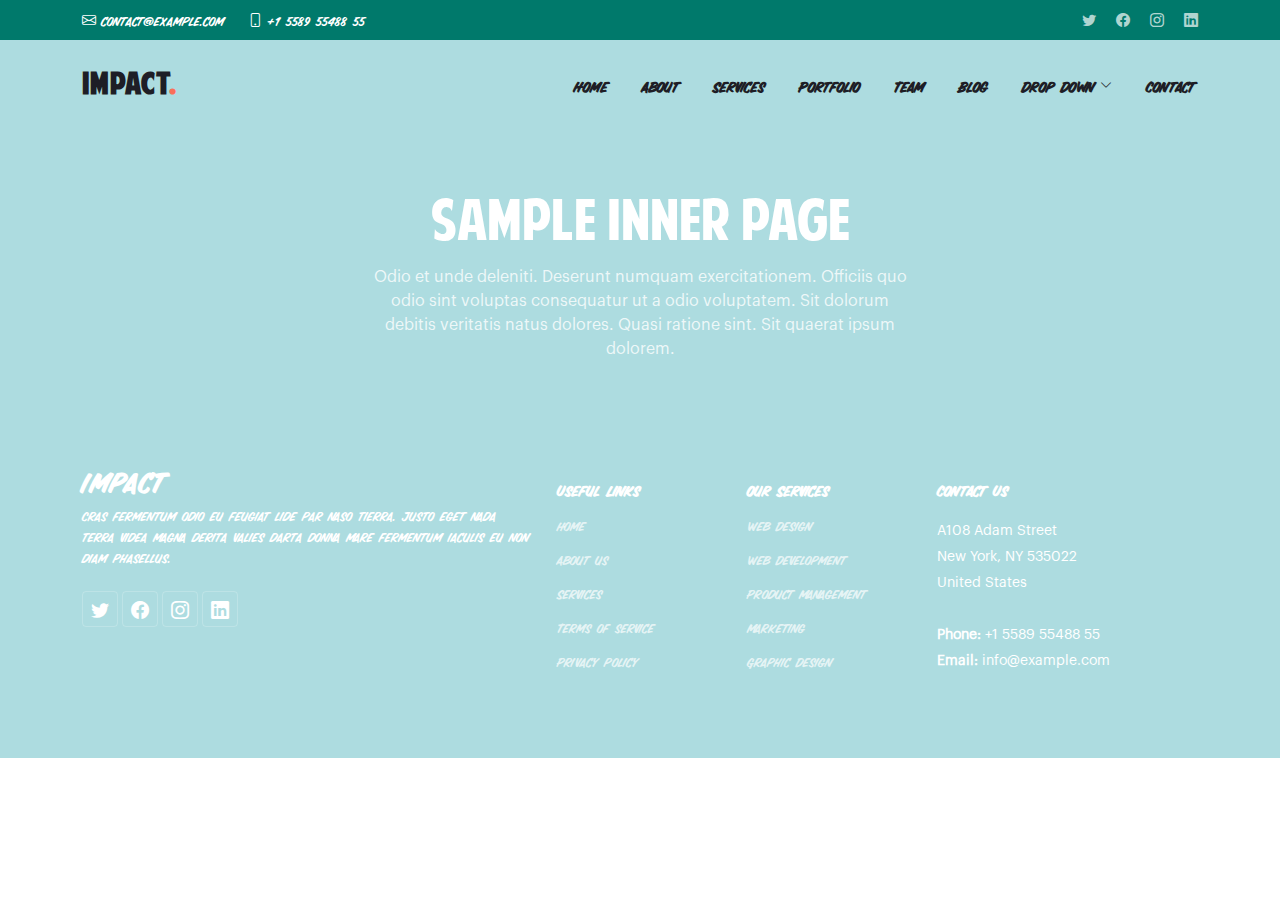
<file: sample-inner-page.html>
<!DOCTYPE html>
<html lang="en">

<head>
  <meta charset="utf-8">
  <meta content="width=device-width, initial-scale=1.0" name="viewport">

  <title>[Template] Sample Inner Page</title>
  <meta content="" name="description">
  <meta content="" name="keywords">

  <!-- Favicons -->
  <link href="assets/img/favicon.png" rel="icon">
  <link href="assets/img/apple-touch-icon.png" rel="apple-touch-icon">

  <!-- Google Fonts -->
  <link rel="preconnect" href="https://fonts.googleapis.com">
  <link rel="preconnect" href="https://fonts.gstatic.com" crossorigin>
  <link href="https://fonts.googleapis.com/css2?family=Open+Sans:ital,wght@0,300;0,400;0,500;0,600;0,700;1,300;1,400;1,600;1,700&family=Montserrat:ital,wght@0,300;0,400;0,500;0,600;0,700;1,300;1,400;1,500;1,600;1,700&family=Raleway:ital,wght@0,300;0,400;0,500;0,600;0,700;1,300;1,400;1,500;1,600;1,700&display=swap" rel="stylesheet">

  <!-- Vendor CSS Files -->
  <link href="assets/vendor/bootstrap/css/bootstrap.min.css" rel="stylesheet">
  <link href="assets/vendor/bootstrap-icons/bootstrap-icons.css" rel="stylesheet">
  <link href="assets/vendor/aos/aos.css" rel="stylesheet">
  <link href="assets/vendor/glightbox/css/glightbox.min.css" rel="stylesheet">
  <link href="assets/vendor/swiper/swiper-bundle.min.css" rel="stylesheet">

  <!-- Template Main CSS File -->
  <link href="assets/css/main.css" rel="stylesheet">

</head>

<body>

  <!-- ======= Header ======= -->
  <section id="topbar" class="topbar d-flex align-items-center">
    <div class="container d-flex justify-content-center justify-content-md-between">
      <div class="contact-info d-flex align-items-center">
        <i class="bi bi-envelope d-flex align-items-center"><a href="mailto:contact@example.com">contact@example.com</a></i>
        <i class="bi bi-phone d-flex align-items-center ms-4"><span>+1 5589 55488 55</span></i>
      </div>
      <div class="social-links d-none d-md-flex align-items-center">
        <a href="#" class="twitter"><i class="bi bi-twitter"></i></a>
        <a href="#" class="facebook"><i class="bi bi-facebook"></i></a>
        <a href="#" class="instagram"><i class="bi bi-instagram"></i></a>
        <a href="#" class="linkedin"><i class="bi bi-linkedin"></i></i></a>
      </div>
    </div>
  </section><!-- End Top Bar -->

  <header id="header" class="header d-flex align-items-center">

    <div class="container-fluid container-xl d-flex align-items-center justify-content-between">
      <a href="index.html" class="logo d-flex align-items-center">
        <!-- Uncomment the line below if you also wish to use an image logo -->
        <!-- <img src="assets/img/logo.png" alt=""> -->
        <h1>Impact<span>.</span></h1>
      </a>
      <nav id="navbar" class="navbar">
        <ul>
          <li><a href="#hero">Home</a></li>
          <li><a href="#about">About</a></li>
          <li><a href="#services">Services</a></li>
          <li><a href="#portfolio">Portfolio</a></li>
          <li><a href="#team">Team</a></li>
          <li><a href="blog.html">Blog</a></li>
          <li class="dropdown"><a href="#"><span>Drop Down</span> <i class="bi bi-chevron-down dropdown-indicator"></i></a>
            <ul>
              <li><a href="#">Drop Down 1</a></li>
              <li class="dropdown"><a href="#"><span>Deep Drop Down</span> <i class="bi bi-chevron-down dropdown-indicator"></i></a>
                <ul>
                  <li><a href="#">Deep Drop Down 1</a></li>
                  <li><a href="#">Deep Drop Down 2</a></li>
                  <li><a href="#">Deep Drop Down 3</a></li>
                  <li><a href="#">Deep Drop Down 4</a></li>
                  <li><a href="#">Deep Drop Down 5</a></li>
                </ul>
              </li>
              <li><a href="#">Drop Down 2</a></li>
              <li><a href="#">Drop Down 3</a></li>
              <li><a href="#">Drop Down 4</a></li>
            </ul>
          </li>
          <li><a href="#contact">Contact</a></li>
        </ul>
      </nav><!-- .navbar -->

      <i class="mobile-nav-toggle mobile-nav-show bi bi-list"></i>
      <i class="mobile-nav-toggle mobile-nav-hide d-none bi bi-x"></i>

    </div>
  </header><!-- End Header -->
  <!-- End Header -->

  <main id="main">

    <!-- ======= Breadcrumbs ======= -->
    <div class="breadcrumbs">
      <div class="page-header d-flex align-items-center" style="background-image: url('');">
        <div class="container position-relative">
          <div class="row d-flex justify-content-center">
            <div class="col-lg-6 text-center">
              <h2>Sample Inner Page</h2>
              <p>Odio et unde deleniti. Deserunt numquam exercitationem. Officiis quo odio sint voluptas consequatur ut a odio voluptatem. Sit dolorum debitis veritatis natus dolores. Quasi ratione sint. Sit quaerat ipsum dolorem.</p>
            </div>
          </div>
        </div>
      </div>
      <nav>
        <div class="container">
          <ol>
            <li><a href="index.html">Home</a></li>
            <li>Sample Inner Page</li>
          </ol>
        </div>
      </nav>
    </div><!-- End Breadcrumbs -->

    <section class="sample-page">
      <div class="container" data-aos="fade-up">

        <p>
          You can duplicate this sample page and create any number of inner pages you like!
        </p>

      </div>
    </section>

  </main><!-- End #main -->

  <!-- ======= Footer ======= -->
  <footer id="footer" class="footer">

    <div class="container">
      <div class="row gy-4">
        <div class="col-lg-5 col-md-12 footer-info">
          <a href="index.html" class="logo d-flex align-items-center">
            <span>Impact</span>
          </a>
          <p>Cras fermentum odio eu feugiat lide par naso tierra. Justo eget nada terra videa magna derita valies darta donna mare fermentum iaculis eu non diam phasellus.</p>
          <div class="social-links d-flex mt-4">
            <a href="#" class="twitter"><i class="bi bi-twitter"></i></a>
            <a href="#" class="facebook"><i class="bi bi-facebook"></i></a>
            <a href="#" class="instagram"><i class="bi bi-instagram"></i></a>
            <a href="#" class="linkedin"><i class="bi bi-linkedin"></i></a>
          </div>
        </div>

        <div class="col-lg-2 col-6 footer-links">
          <h4>Useful Links</h4>
          <ul>
            <li><a href="#">Home</a></li>
            <li><a href="#">About us</a></li>
            <li><a href="#">Services</a></li>
            <li><a href="#">Terms of service</a></li>
            <li><a href="#">Privacy policy</a></li>
          </ul>
        </div>

        <div class="col-lg-2 col-6 footer-links">
          <h4>Our Services</h4>
          <ul>
            <li><a href="#">Web Design</a></li>
            <li><a href="#">Web Development</a></li>
            <li><a href="#">Product Management</a></li>
            <li><a href="#">Marketing</a></li>
            <li><a href="#">Graphic Design</a></li>
          </ul>
        </div>

        <div class="col-lg-3 col-md-12 footer-contact text-center text-md-start">
          <h4>Contact Us</h4>
          <p>
            A108 Adam Street <br>
            New York, NY 535022<br>
            United States <br><br>
            <strong>Phone:</strong> +1 5589 55488 55<br>
            <strong>Email:</strong> info@example.com<br>
          </p>

        </div>

      </div>
    </div>

  </footer><!-- End Footer -->
  <!-- End Footer -->

  <a href="#" class="scroll-top d-flex align-items-center justify-content-center"><i class="bi bi-arrow-up-short"></i></a>

  <div id="preloader"></div>

  <!-- Vendor JS Files -->
  <script src="assets/vendor/bootstrap/js/bootstrap.bundle.min.js"></script>
  <script src="assets/vendor/aos/aos.js"></script>
  <script src="assets/vendor/glightbox/js/glightbox.min.js"></script>
  <script src="assets/vendor/purecounter/purecounter_vanilla.js"></script>
  <script src="assets/vendor/swiper/swiper-bundle.min.js"></script>
  <script src="assets/vendor/isotope-layout/isotope.pkgd.min.js"></script>
  <script src="assets/vendor/php-email-form/validate.js"></script>

  <!-- Template Main JS File -->
  <script src="assets/js/main.js"></script>

</body>

</html>
</file>
<file: assets/css/main.css>
/* Fonts */
@font-face {
    font-family: 'narrabeen-regular';

    src: url(/assets/fonts/Narrabeen-Regular.otf);

  }

@font-face {
  font-family: 'american-purpose';

  src: url(../fonts/American-Purpose.ttf);
  
}

@font-face {
  font-family: 'graphik-reg';

  src: url(/assets/fonts/GraphikRegular.otf);
  
}

.syne {
  font-family: 'Syne Mono', monospace;
}

.american-purpose {
  font-family: 'american-purpose'
}

.narrabeen {
  font-family: 'narrabeen-regular';
}

h1,
h2,
h3
{
  font-family: 'american-purpose' !important;
}


p {
    font-family: 'graphik-reg' ;
}

 /* :root {
  --font-default: ;
  --font-primary: "narrabeen-regular";
  --font-secondary: "graphik-reg";
}  */

/* Colors */
:root {
  --color-default: #1E1E26;
  --color-primary: #ADDCE0;
  --color-secondary: #F0F464;
  --color-light: #ffffff;
}

/* Smooth scroll behavior */
:root {
  scroll-behavior: smooth;
}

.main-color{
  color: var(--color-default);
}

.primary-color{
  color: var(--color-primary);
}
.secondary-color{
  color: var(--color-secondary);
}

.letter-spacing{
  letter-spacing: 2px;
}

.text-shadow{
  text-shadow: var(--color-default) 1px 1px 2px;
}

.mtNeg{
  margin-top: -6rem;
}
/*--------------------------------------------------------------
# General
--------------------------------------------------------------*/
body {
  font-family: 'narrabeen-regular';
  color: var(--color-default);
}

a {
  color: var(--color-primary);
  text-decoration: none;
}

a:hover {
  color: #00b6a1;
  text-decoration: none;
}

h1,
h2,
h3,
h4,
h5,
h6 {
  font-family: var(--font-primary);
}

/*--------------------------------------------------------------
# Sections & Section Header
--------------------------------------------------------------*/
section {
  /* padding: 60px 0; */
  overflow: hidden;
}

.sections-bg {
  background-color: #f6f6f6;
}

.section-header {
  text-align: center;
  padding-bottom: 60px;
}

.section-header h2 {
  font-size: 32px;
  font-weight: 600;
  margin-bottom: 20px;
  padding-bottom: 20px;
  position: relative;
}

.section-header h2:after {
  content: "";
  position: absolute;
  display: block;
  width: 50px;
  height: 3px;
  background: var(--color-secondary);
  left: 0;
  right: 0;
  bottom: 0;
  margin: auto;
}

.section-header p {
  margin-bottom: 0;
  color: #6f6f6f;
}

/*--------------------------------------------------------------
# Breadcrumbs
--------------------------------------------------------------*/
.breadcrumbs .page-header {
  padding: 60px 0 60px 0;
  min-height: 20vh;
  position: relative;
  background-color: var(--color-primary);
}

.breadcrumbs .page-header h2 {
  font-size: 56px;
  font-weight: 500;
  color: #fff;
  font-family: var(--font-secondary);
}

.breadcrumbs .page-header p {
  color: rgba(255, 255, 255, 0.8);
}

.breadcrumbs nav {
  background-color: #f6f6f6;
  padding: 20px 0;
}

.breadcrumbs nav ol {
  display: flex;
  flex-wrap: wrap;
  list-style: none;
  margin: 0;
  padding: 0;
  font-size: 16px;
  font-weight: 600;
  color: var(--color-default);
}

.breadcrumbs nav ol a {
  color: var(--color-primary);
  transition: 0.3s;
}

.breadcrumbs nav ol a:hover {
  text-decoration: underline;
}

.breadcrumbs nav ol li+li {
  padding-left: 10px;
}

.breadcrumbs nav ol li+li::before {
  display: inline-block;
  padding-right: 10px;
  color: var(--color-secondary);
  content: "/";
}

/*--------------------------------------------------------------
# Scroll top button
--------------------------------------------------------------*/
.scroll-top {
  position: fixed;
  visibility: hidden;
  opacity: 0;
  right: 15px;
  bottom: -15px;
  z-index: 99999;
  background: var(--color-secondary);
  width: 44px;
  height: 44px;
  border-radius: 50px;
  transition: all 0.4s;
}

.scroll-top i {
  font-size: 24px;
  color: #fff;
  line-height: 0;
}

.scroll-top:hover {
  background: rgba(248, 90, 64, 0.8);
  color: #fff;
}

.scroll-top.active {
  visibility: visible;
  opacity: 1;
  bottom: 15px;
}

/*--------------------------------------------------------------
# Preloader
--------------------------------------------------------------*/
#preloader {
  position: fixed;
  inset: 0;
  z-index: 999999;
  overflow: hidden;
  background: #fff;
  transition: all 0.6s ease-out;
}

#preloader:before {
  content: "";
  position: fixed;
  top: calc(50% - 30px);
  left: calc(50% - 30px);
  border: 6px solid #fff;
  border-color: var(--color-primary) transparent var(--color-primary) transparent;
  border-radius: 50%;
  width: 60px;
  height: 60px;
  animation: animate-preloader 1.5s linear infinite;
}

@keyframes animate-preloader {
  0% {
    transform: rotate(0deg);
  }

  100% {
    transform: rotate(360deg);
  }
}

/*--------------------------------------------------------------
# Disable aos animation delay on mobile devices
--------------------------------------------------------------*/
@media screen and (max-width: 768px) {
  [data-aos-delay] {
    transition-delay: 0 !important;
  }
}

/*--------------------------------------------------------------
# Header
--------------------------------------------------------------*/
.topbar {
  background: #00796b;
  height: 40px;
  font-size: 14px;
  transition: all 0.5s;
  color: #fff;
  padding: 0;
}

.topbar .contact-info i {
  font-style: normal;
  color: #fff;
  line-height: 0;
}

.topbar .contact-info i a,
.topbar .contact-info i span {
  padding-left: 5px;
  color: #fff;
}

@media (max-width: 575px) {

  .topbar .contact-info i a,
  .topbar .contact-info i span {
    font-size: 13px;
  }
}

.topbar .contact-info i a {
  line-height: 0;
  transition: 0.3s;
}

.topbar .contact-info i a:hover {
  color: var(--color-secondary);
  text-decoration: underline;
}

.topbar .social-links a {
  color: rgba(255, 255, 255, 0.7);
  line-height: 0;
  transition: 0.3s;
  margin-left: 20px;
}

.topbar .social-links a:hover {
  color: #fff;
}

.header {
  transition: all 0.5s;
  z-index: 997;
  height: 90px;
  background-color: var(--color-primary);
}

.header.sticked {
  position: fixed;
  top: 0;
  right: 0;
  left: 0;
  height: 70px;
  box-shadow: 0px 2px 20px rgba(0, 0, 0, 0.1);
}

.header .logo img {
  max-height: 170px;
  margin-left: 1rem;
}

.header .logo h1 {
  font-size: 30px;
  margin: 0;
  font-weight: 600;
  letter-spacing: 0.8px;
  color: var(--color-default);
  font-family: var(--font-primary);
}

.header .logo h1 span {
  color: #f96f59;
}

.sticked-header-offset {
  margin-top: 70px;
}

section {
  scroll-margin-top: 70px;
}

/*--------------------------------------------------------------
# Desktop Navigation
--------------------------------------------------------------*/
@media (min-width: 1280px) {
  .navbar {
    padding: 0;
  }

  .navbar ul {
    margin: 0;
    padding: 0;
    display: flex;
    list-style: none;
    align-items: center;
  }

  .navbar li {
    position: relative;
  }

  .navbar>ul>li {
    white-space: nowrap;
    padding: 10px 0 10px 28px;
  }

  .navbar a,
  .navbar a:focus {
    display: flex;
    align-items: center;
    justify-content: space-between;
    padding: 0 3px;
    font-family: var(--font-secondary);
    font-size: 16px;
    font-weight: 600;
    color: var(--color-default);
    white-space: nowrap;
    transition: 0.3s;
    position: relative;
  }

  .navbar a i,
  .navbar a:focus i {
    font-size: 12px;
    line-height: 0;
    margin-left: 5px;
  }

  .navbar>ul>li>a:before {
    content: "";
    position: absolute;
    width: 100%;
    height: 2px;
    bottom: -6px;
    left: 0;
    background-color: var(--color-secondary);
    visibility: hidden;
    width: 0px;
    transition: all 0.3s ease-in-out 0s;
  }

  .navbar a:hover:before,
  .navbar li:hover>a:before,
  .navbar .active:before {
    visibility: visible;
    width: 100%;
  }

  .navbar a:hover,
  .navbar .active,
  .navbar .active:focus,
  .navbar li:hover>a {
    color: #fff;
  }

  .navbar .dropdown ul {
    display: block;
    position: absolute;
    left: 28px;
    top: calc(100% + 30px);
    margin: 0;
    padding: 10px 0;
    z-index: 99;
    opacity: 0;
    visibility: hidden;
    background: var(--color-primary);
    box-shadow: 0px 0px 30px rgba(127, 137, 161, 0.25);
    transition: 0.3s;
    border-radius: 4px;
  }

  .navbar .dropdown ul li {
    min-width: 200px;
  }

  .navbar .dropdown ul a {
    padding: 10px 20px;
    font-size: 15px;
    text-transform: none;
    font-weight: 600;
    color: var(--color-default);
  }

  .navbar .dropdown ul a i {
    font-size: 12px;
  }

  .navbar .dropdown ul a:hover,
  .navbar .dropdown ul .active:hover,
  .navbar .dropdown ul li:hover>a {
    color: var(--color-secondary);
  }

  .navbar .dropdown:hover>ul {
    opacity: 1;
    top: 100%;
    visibility: visible;
  }

  .navbar .dropdown .dropdown ul {
    top: 0;
    left: calc(100% - 30px);
    visibility: hidden;
  }

  .navbar .dropdown .dropdown:hover>ul {
    opacity: 1;
    top: 0;
    left: 100%;
    visibility: visible;
  }
}

@media (min-width: 1280px) and (max-width: 1366px) {
  .navbar .dropdown .dropdown ul {
    left: -90%;
  }

  .navbar .dropdown .dropdown:hover>ul {
    left: -100%;
  }
}

@media (min-width: 1280px) {

  .mobile-nav-show,
  .mobile-nav-hide {
    display: none;
  }
}

/*--------------------------------------------------------------
# Mobile Navigation
--------------------------------------------------------------*/
@media (max-width: 1279px) {
  .navbar {
    position: fixed;
    top: 0;
    right: -100%;
    width: 100%;
    max-width: 400px;
    bottom: 0;
    transition: 0.3s;
    z-index: 9997;
  }

  .navbar ul {
    position: absolute;
    inset: 0;
    padding: 50px 0 10px 0;
    margin: 0;
    background: var(--color-primary);
    overflow-y: auto;
    transition: 0.3s;
    z-index: 9998;
  }

  .navbar a,
  .navbar a:focus {
    display: flex;
    align-items: center;
    justify-content: space-between;
    padding: 10px 20px;
    font-family: var(--font-primary);
    font-size: 15px;
    font-weight: 600;
    color: var(--color-default);
    white-space: nowrap;
    transition: 0.3s;
  }

  .navbar a i,
  .navbar a:focus i {
    font-size: 12px;
    line-height: 0;
    margin-left: 5px;
  }

  .navbar a:hover,
  .navbar .active,
  .navbar .active:focus,
  .navbar li:hover>a {
    color: #fff;
  }

  .navbar .getstarted,
  .navbar .getstarted:focus {
    background: var(--color-primary);
    padding: 8px 20px;
    border-radius: 4px;
    margin: 15px;
    color: #fff;
  }

  .navbar .getstarted:hover,
  .navbar .getstarted:focus:hover {
    color: #fff;
    background: rgba(0, 131, 116, 0.8);
  }

  .navbar .dropdown ul,
  .navbar .dropdown .dropdown ul {
    position: static;
    display: none;
    padding: 10px 0;
    margin: 10px 20px;
    transition: all 0.5s ease-in-out;
    background-color: var(--color-primary);
    border: 1px solid #006459;
  }

  .navbar .dropdown>.dropdown-active,
  .navbar .dropdown .dropdown>.dropdown-active {
    display: block;
  }

  .mobile-nav-show {
    color: rgba(255, 255, 255, 0.6);
    font-size: 28px;
    cursor: pointer;
    line-height: 0;
    transition: 0.5s;
    z-index: 9999;
    margin-right: 10px;
  }

  .mobile-nav-hide {
    color: #fff;
    font-size: 32px;
    cursor: pointer;
    line-height: 0;
    transition: 0.5s;
    position: fixed;
    right: 20px;
    top: 20px;
    z-index: 9999;
  }

  .mobile-nav-active {
    overflow: hidden;
  }

  .mobile-nav-active .navbar {
    right: 0;
  }

  .mobile-nav-active .navbar:before {
    content: "";
    position: fixed;
    inset: 0;
    background: #00000098;
    z-index: 9996;
  }
}

/*--------------------------------------------------------------
# About Us Section
--------------------------------------------------------------*/
.about h3 {
  font-weight: 700;
  font-size: 28px;
  margin-bottom: 20px;
  font-family: var(--font-secondary);
}

.about .call-us {
  left: 10%;
  right: 10%;
  bottom: 0;
  background-color: #fff;
  box-shadow: 0px 2px 25px rgba(0, 0, 0, 0.08);
  padding: 20px;
  text-align: center;
}

.about .call-us h4 {
  font-size: 24px;
  font-weight: 700;
  margin-bottom: 5px;
}

.about .call-us p {
  font-size: 28px;
  font-weight: 700;
  color: var(--color-primary);
}

.about .content ul {
  list-style: none;
  padding: 0;
}

.about .content ul li {
  padding: 0 0 10px 30px;
  position: relative;
}

.about .content ul i {
  position: absolute;
  font-size: 20px;
  left: 0;
  top: -3px;
  color: var(--color-secondary);
}

.about .content p:last-child {
  margin-bottom: 0;
}

.about .play-btn {
  width: 94px;
  height: 94px;
  background: radial-gradient(var(--color-primary) 50%, rgba(0, 131, 116, 0.4) 52%);
  border-radius: 50%;
  display: block;
  position: absolute;
  left: calc(50% - 47px);
  top: calc(50% - 47px);
  overflow: hidden;
}

.about .play-btn:before {
  content: "";
  position: absolute;
  width: 120px;
  height: 120px;
  animation-delay: 0s;
  animation: pulsate-btn 2s;
  animation-direction: forwards;
  animation-iteration-count: infinite;
  animation-timing-function: steps;
  opacity: 1;
  border-radius: 50%;
  border: 5px solid rgba(0, 131, 116, 0.7);
  top: -15%;
  left: -15%;
  background: rgba(198, 16, 0, 0);
}

.about .play-btn:after {
  content: "";
  position: absolute;
  left: 50%;
  top: 50%;
  transform: translateX(-40%) translateY(-50%);
  width: 0;
  height: 0;
  border-top: 10px solid transparent;
  border-bottom: 10px solid transparent;
  border-left: 15px solid #fff;
  z-index: 100;
  transition: all 400ms cubic-bezier(0.55, 0.055, 0.675, 0.19);
}

.about .play-btn:hover:before {
  content: "";
  position: absolute;
  left: 50%;
  top: 50%;
  transform: translateX(-40%) translateY(-50%);
  width: 0;
  height: 0;
  border: none;
  border-top: 10px solid transparent;
  border-bottom: 10px solid transparent;
  border-left: 15px solid #fff;
  z-index: 200;
  animation: none;
  border-radius: 0;
}

.about .play-btn:hover:after {
  border-left: 15px solid var(--color-primary);
  transform: scale(20);
}

@keyframes pulsate-btn {
  0% {
    transform: scale(0.6, 0.6);
    opacity: 1;
  }

  100% {
    transform: scale(1, 1);
    opacity: 0;
  }
}
/*  QUIEN SOY*/
.cards-wrapper {
  margin-top: 50px;
}

#yo-soy{
  flex-direction: row;
}

@media (max-width:769px){
  #yo-soy{
    display: none !important;
  }
  
  #google_translate_element{
    position: absolute;
    left: 1rem;
    top: 4rem;
  }
  
}
@media (min-width:769px){
  #yo-soy-mobile{
    display: none;
  }
}

.pulse {
  -webkit-animation-name: pulse;
  animation-name: pulse;
  -webkit-animation-duration: 10s;
  animation-duration: 15s;
  -webkit-animation-fill-mode: both;
  animation-fill-mode: both;
}

@-webkit-keyframes pulse {
  0% {
      -webkit-transform: scale3d(1, 1, 1);
      transform: scale3d(1, 1, 1);
  }

  50% {
      -webkit-transform: scale3d(1.05, 1.05, 1.05);
      transform: scale3d(1.05, 1.05, 1.05);
  }

  100% {
      -webkit-transform: scale3d(1, 1, 1);
      transform: scale3d(1, 1, 1);
  }
}

@keyframes pulse {
  0% {
      -webkit-transform: scale3d(1, 1, 1);
      transform: scale3d(1, 1, 1);
  }

  50% {
      -webkit-transform: scale3d(1.05, 1.05, 1.05);
      transform: scale3d(1.05, 1.05, 1.05);
  }

  100% {
      -webkit-transform: scale3d(1, 1, 1);
      transform: scale3d(1, 1, 1);
  }
}


.card-container {
  perspective: 1200px;
}

.card {
  margin: 0 auto;
  height: 500px;
  width: 500px;
  max-width: 80%;
  position: relative;
  border-radius: 25px;
  transition: all 1s ease;
  transform-style: preserve-3d;
}

.vignette-container {
  width: 30vmin;
  height: 30vmin;
  box-shadow: inset 0 0 3vmin 1vmin rgba(0, 0, 0, 0.5);
}

.vignette-container-shadow {
  width: 30vmin;
  height: 30vmin;
  box-shadow: 0 0 13vmin 5vmin rgba(0, 0, 0, 0.5);
}

.rotated {
  transform: rotateY(-180deg);
}

.quien-soy-text {
  width: 50vw;
}

.content-front:nth-child(2):after {
  content: '';
}


.content-inner {
  width: 100%;
  color: var(--accent-color);
  position: relative;
  transform-style: preserve-3d;
  perspective: 1000px;
  backface-visibility: hidden;
  transition: 0.9s cubic-bezier(0.68, -0.55, 0.265, 1.55);
}

.fl-wrap {
  float: left;
  width: 100%;
  position: relative;
}

.content-inner .content-front,
.content-inner .content-back {
  position: relative;
  transform-style: preserve-3d;
  perspective: 1000px;
  backface-visibility: hidden;
  height: 100%;
  width: 30vw;
  display: flex;
  justify-content: center;
  align-items: center;
}

.content-front {
  background: #292929;
  position: relative;
}

.content-inner>* {
  backface-visibility: hidden;
  transition: 0.9s cubic-bezier(0.68, -0.55, 0.265, 1.55);
}

.cf-inner:before,
.cf-inner:after {
  content: "";
  position: absolute;
  width: 50px;
  height: 50px;
  border-color: var(--accent-color);
  z-index: 10;
}

.cf-inner:before {
  top: 20px;
  left: 20px;
  border-left: 1px solid;
  border-top: 1px solid;
}

.bg-card-quien-soy {
  position: absolute;
  background-image: url(../img/_JMA8746.JPG);
  top: 0;
  left: 0;
  width: 100%;
  height: 100%;
  z-index: 1;
  background-size: cover;
  background-attachment: scroll;
  background-position: 50% 80%;
  background-repeat: repeat;
  background-origin: content-box;
}

.overlay {
  position: absolute;
  top: 0;
  left: 0;
  width: 100%;
  height: 100%;
  background: #272e34c9;
  opacity: 0.4;
  z-index: 3;
}

.content-inner .cf-inner .inner {
  align-items: stretch;
  transform-style: preserve-3d;
  perspective: 1000px;
  backface-visibility: hidden;
  transform: translateZ(95px) scale(0.81);
  text-align: center;
  position: relative;
  z-index: 2;
}

.cf-inner:after {
  bottom: 20px;
  right: 20px;
  border-right: 1px solid;
  border-bottom: 1px solid;
}

.content-inner .cf-inner .inner h2 {
  position: relative;
  font-size: 22px;
  font-weight: 800;
  padding: 20px;
}

.content-inner .cf-inner .inner h2:before {
  content: "";
  position: absolute;
  left: 50%;
  bottom: 10px;
  width: 20px;
  height: 2px;
  margin-left: -10px;
}

.content-inner .content-front li {
  display: inline-block;
  color: #fff;
  text-transform: uppercase;
  font-size: 10px;
  letter-spacing: 2px;
  margin: 0 4px;
}

.cf-inner:after {
  bottom: 20px;
  right: 20px;
  border-right: 1px solid;
  border-bottom: 1px solid;
}

.content-inner .content-front,
.content-inner .content-back {
  position: relative;
  transform-style: preserve-3d;
  perspective: 1000px;
  backface-visibility: hidden;
  height: 100%;
  display: flex;
  justify-content: center;
  align-items: center;
}

.inner-front {
  margin-top: 10vh;
}

.content-inner .cf-inner .inner {
  align-items: stretch;
  transform-style: preserve-3d;
  perspective: 1000px;
  backface-visibility: hidden;
  transform: translateZ(95px) scale(0.81);
  text-align: center;
  position: relative;
  z-index: 2;
}

.content-inner:hover .content-front {
  transform: rotateY(-180deg);
}

.content-inner:hover .content-back {
  transform: rotateY(0deg);
}

.content-inner .content-back {
  position: absolute;
  left: 0;
  top: 0;
  width: 100%;
  height: 100%;
  z-index: 0;
  transform: rotateY(180deg);
  background: #292929;
  background-image: url(../img/_JMA9350.JPG);
}

.content-inner .cf-inner {
  transform-style: preserve-3d;
  backface-visibility: hidden;
  width: 100%;
  padding: 150px 20px;
}

.serv-price-wrap {
  background: var(--secondary-color);
  padding: 15px 30px;
  margin-top: 14px;
  font-size: 11px;
  text-transform: uppercase;
  letter-spacing: 2px;
}

.content-inner .cf-inner .inner h2:before {
  background: var(--secondary-color);
}

inner:before,
.cf-inner:after {
  content: "";
  position: absolute;
  width: 50px;
  height: 50px;
  border-color: var(--accent-color);
  z-index: 10;
}

.cf-inner:before,
.cf-inner:after {
  content: "";
  position: absolute;
  width: 50px;
  height: 250px;
  border-color: var(--main-color);
  z-index: 10;
}

.content-back .cf-inner:before {
  top: 125px;
}

.content-back .cf-inner:after {
  bottom: 125px;
}
/*--------------------------------------------------------------
# Clients Section
--------------------------------------------------------------*/
.clients {
  padding: 40px 0;
}

.clients .swiper {
  padding: 10px 0;
}

.clients .swiper-slide img {
  transition: 0.3s;
}

.clients .swiper-slide img:hover {
  transform: scale(1.1);
}

.clients .swiper-pagination {
  margin-top: 20px;
  position: relative;
}

.clients .swiper-pagination .swiper-pagination-bullet {
  width: 12px;
  height: 12px;
  background-color: #fff;
  opacity: 1;
  background-color: #ddd;
}

.clients .swiper-pagination .swiper-pagination-bullet-active {
  background-color: var(--color-primary);
}

/*--------------------------------------------------------------
# Stats Counter Section
--------------------------------------------------------------*/
.stats-counter {
  padding: 40px 0;
}

.stats-counter .stats-item {
  padding: 20px 0;
  border-bottom: 1px solid #e4e4e4;
}

.stats-counter .stats-item .purecounter {
  min-width: 90px;
  padding-right: 15px;
}

.stats-counter .stats-item i {
  font-size: 44px;
  line-height: 0;
  margin-right: 15px;
}

.stats-counter .stats-item span {
  font-size: 40px;
  display: block;
  font-weight: 700;
  color: var(--color-primary);
  line-height: 40px;
}

.stats-counter .stats-item p {
  margin: 0;
  font-family: var(--font-primary);
  font-size: 14px;
}

/*--------------------------------------------------------------
# Call To Action Section
--------------------------------------------------------------*/
.call-to-action .container {
  background: linear-gradient(rgba(0, 0, 0, 0.5), rgba(0, 0, 0, 0.5)), url("../img/0_3.png") center center;
  background-size: cover;
  padding: 100px 60px;
  border-radius: 15px;
  overflow: hidden;
}

.call-to-action h3 {
  color: #fff;
  font-size: 28px;
  font-weight: 700;
  margin-bottom: 20px;
}

.call-to-action p {
  color: #fff;
  margin-bottom: 20px;
}

.call-to-action .play-btn {
  width: 94px;
  height: 94px;
  margin-bottom: 20px;
  background: radial-gradient(var(--color-primary) 50%, rgba(0, 131, 116, 0.4) 52%);
  border-radius: 50%;
  display: inline-block;
  position: relative;
  overflow: hidden;
}

.call-to-action .play-btn:before {
  content: "";
  position: absolute;
  width: 120px;
  height: 120px;
  animation-delay: 0s;
  animation: pulsate-btn 2s;
  animation-direction: forwards;
  animation-iteration-count: infinite;
  animation-timing-function: steps;
  opacity: 1;
  border-radius: 50%;
  border: 5px solid rgba(0, 131, 116, 0.7);
  top: -15%;
  left: -15%;
  background: rgba(198, 16, 0, 0);
}

.call-to-action .play-btn:after {
  content: "";
  position: absolute;
  left: 50%;
  top: 50%;
  transform: translateX(-40%) translateY(-50%);
  width: 0;
  height: 0;
  border-top: 10px solid transparent;
  border-bottom: 10px solid transparent;
  border-left: 15px solid #fff;
  z-index: 100;
  transition: all 400ms cubic-bezier(0.55, 0.055, 0.675, 0.19);
}

.call-to-action .play-btn:hover:before {
  content: "";
  position: absolute;
  left: 50%;
  top: 50%;
  transform: translateX(-40%) translateY(-50%);
  width: 0;
  height: 0;
  border: none;
  border-top: 10px solid transparent;
  border-bottom: 10px solid transparent;
  border-left: 15px solid #fff;
  z-index: 200;
  animation: none;
  border-radius: 0;
}

.call-to-action .play-btn:hover:after {
  border-left: 15px solid var(--color-primary);
  transform: scale(20);
}

.call-to-action .cta-btn {
  font-family: var(--font-primary);
  font-weight: 500;
  font-size: 16px;
  letter-spacing: 1px;
  display: inline-block;
  padding: 12px 48px;
  border-radius: 50px;
  transition: 0.5s;
  margin: 10px;
  border: 2px solid #fff;
  color: #fff;
}

.call-to-action .cta-btn:hover {
  background: var(--color-primary);
  border: 2px solid var(--color-primary);
}

@keyframes pulsate-btn {
  0% {
    transform: scale(0.6, 0.6);
    opacity: 1;
  }

  100% {
    transform: scale(1, 1);
    opacity: 0;
  }
}

/*--------------------------------------------------------------
# Our Services Section
--------------------------------------------------------------*/
.services {
  padding: 60px 0;
}

.services .service-item {
  padding: 40px;
  background: #fff;
  height: 100%;
  border-radius: 10px;
}

.services .service-item .icon {
  width: 48px;
  height: 48px;
  position: relative;
  margin-bottom: 50px;
}

.services .service-item .icon i {
  color: var(--color-default);
  font-size: 56px;
  transition: ease-in-out 0.3s;
  z-index: 2;
  position: relative;
}

.services .service-item .icon:before {
  position: absolute;
  content: "";
  height: 100%;
  width: 100%;
  background: #eeeeee;
  border-radius: 50px;
  z-index: 1;
  top: 10px;
  right: -20px;
  transition: 0.3s;
}

.services .service-item h3 {
  color: var(--color-default);
  font-weight: 700;
  margin: 0 0 20px 0;
  padding-bottom: 8px;
  font-size: 22px;
  position: relative;
  display: inline-block;
  border-bottom: 4px solid #eeeeee;
  transition: 0.3s;
}

.services .service-item p {
  line-height: 24px;
  font-size: 14px;
  margin-bottom: 0;
}

.services .service-item .readmore {
  margin-top: 15px;
  display: inline-block;
  color: var(--color-secondary);
  text-shadow: #000 1px 1px 2px;
  font-size: 18px;
}

.services .service-item:hover .icon:before {
  background: var(--color-secondary);
}

.services .service-item:hover h3 {
  border-color: var(--color-secondary);
}

/*--------------------------------------------------------------
# Testimonials Section
--------------------------------------------------------------*/
.testimonials .testimonial-wrap {
  padding-left: 10px;
}

.testimonials .testimonial-item {
  box-sizing: content-box;
  padding: 30px;
  margin: 30px 10px;
  box-shadow: 0px 0 15px rgba(0, 0, 0, 0.1);
  position: relative;
  background: #fff;
  border-radius: 10px;
}

.testimonials .testimonial-item .testimonial-img {
  width: 90px;
  border-radius: 50px;
  margin-right: 15px;
}

.testimonials .testimonial-item h3 {
  font-size: 18px;
  font-weight: bold;
  margin: 10px 0 5px 0;
  color: #000;
}

.testimonials .testimonial-item h4 {
  font-size: 14px;
  color: #999;
  margin: 0;
}

.testimonials .testimonial-item .stars {
  margin: 10px 0;
}

.testimonials .testimonial-item .stars i {
  color: #ffc107;
  margin: 0 1px;
}

.testimonials .testimonial-item .quote-icon-left,
.testimonials .testimonial-item .quote-icon-right {
  color: #009d8b;
  font-size: 26px;
  line-height: 0;
}

.testimonials .testimonial-item .quote-icon-left {
  display: inline-block;
  left: -5px;
  position: relative;
}

.testimonials .testimonial-item .quote-icon-right {
  display: inline-block;
  right: -5px;
  position: relative;
  top: 10px;
  transform: scale(-1, -1);
}

.testimonials .testimonial-item p {
  font-style: italic;
  margin: 15px auto 15px auto;
}

.testimonials .swiper-pagination {
  margin-top: 20px;
  position: relative;
}

.testimonials .swiper-pagination .swiper-pagination-bullet {
  width: 12px;
  height: 12px;
  background-color: rgba(0, 0, 0, 0.2);
  opacity: 1;
}

.testimonials .swiper-pagination .swiper-pagination-bullet-active {
  background-color: var(--color-primary);
}

@media (max-width: 767px) {
  .testimonials .testimonial-wrap {
    padding-left: 0;
  }

  .testimonials .testimonial-item {
    padding: 30px;
    margin: 15px;
  }

  .testimonials .testimonial-item .testimonial-img {
    position: static;
    left: auto;
  }
}

/*--------------------------------------------------------------
# Portfolio Section
--------------------------------------------------------------*/
.portfolio .portfolio-flters {
  padding: 0 0 20px 0;
  margin: 0 auto;
  list-style: none;
  text-align: center;
}

.portfolio .portfolio-flters li {
  cursor: pointer;
  display: inline-block;
  padding: 0;
  font-size: 18px;
  font-weight: 500;
  margin: 0 10px;
  line-height: 1;
  transition: all 0.3s ease-in-out;
}

.portfolio .portfolio-flters li:hover,
.portfolio .portfolio-flters li.filter-active {
  color: var(--color-primary);
}

.portfolio .portfolio-flters li:first-child {
  margin-left: 0;
}

.portfolio .portfolio-flters li:last-child {
  margin-right: 0;
}

@media (max-width: 575px) {
  .portfolio .portfolio-flters li {
    font-size: 14px;
    margin: 0 5px;
  }
}

.portfolio .portfolio-wrap {
  box-shadow: 0px 10px 30px rgba(0, 0, 0, 0.1);
  border-radius: 10px;
  height: 100%;
  overflow: hidden;
}

.portfolio .portfolio-wrap img {
  transition: 0.3s;
  position: relative;
  z-index: 1;
}

.portfolio .portfolio-wrap .portfolio-info {
  padding: 25px 20px;
  background-color: #fff;
  position: relative;
  border-top: 1px solid #f3f3f3;
  z-index: 2;
}

.portfolio .portfolio-wrap .portfolio-info h4 {
  font-size: 18px;
  font-weight: 600;
  padding-right: 50px;
}

.portfolio .portfolio-wrap .portfolio-info h4 a {
  color: var(--color-default);
  transition: 0.3s;
}

.portfolio .portfolio-wrap .portfolio-info h4 a:hover {
  color: var(--color-primary);
}

.portfolio .portfolio-wrap .portfolio-info p {
  color: #6c757d;
  font-size: 14px;
  margin-bottom: 0;
  padding-right: 50px;
}

.portfolio .portfolio-wrap:hover img {
  transform: scale(1.1);
}

/*--------------------------------------------------------------
# Portfolio Details Section
--------------------------------------------------------------*/
.portfolio-details .portfolio-details-slider img {
  width: 100%;
}

.portfolio-details .portfolio-details-slider .swiper-pagination .swiper-pagination-bullet {
  width: 12px;
  height: 12px;
  background-color: rgba(255, 255, 255, 0.7);
  opacity: 1;
}

.portfolio-details .portfolio-details-slider .swiper-pagination .swiper-pagination-bullet-active {
  background-color: var(--color-primary);
}

.portfolio-details .swiper-button-prev,
.portfolio-details .swiper-button-next {
  width: 48px;
  height: 48px;
}

.portfolio-details .swiper-button-prev:after,
.portfolio-details .swiper-button-next:after {
  color: rgba(255, 255, 255, 0.8);
  background-color: rgba(0, 0, 0, 0.2);
  font-size: 24px;
  border-radius: 50%;
  width: 48px;
  height: 48px;
  display: flex;
  align-items: center;
  justify-content: center;
  transition: 0.3s;
}

.portfolio-details .swiper-button-prev:hover:after,
.portfolio-details .swiper-button-next:hover:after {
  background-color: rgba(0, 0, 0, 0.6);
}

@media (max-width: 575px) {

  .portfolio-details .swiper-button-prev,
  .portfolio-details .swiper-button-next {
    display: none;
  }
}

.portfolio-details .portfolio-info h3 {
  font-size: 22px;
  font-weight: 700;
  margin-bottom: 20px;
  padding-bottom: 20px;
  position: relative;
}

.portfolio-details .portfolio-info h3:after {
  content: "";
  position: absolute;
  display: block;
  width: 50px;
  height: 3px;
  background: var(--color-primary);
  left: 0;
  bottom: 0;
}

.portfolio-details .portfolio-info ul {
  list-style: none;
  padding: 0;
  font-size: 15px;
}

.portfolio-details .portfolio-info ul li {
  display: flex;
  flex-direction: column;
  padding-bottom: 15px;
  font-size: 16px;
}

.portfolio-details .portfolio-info ul strong {
  text-transform: uppercase;
  font-weight: 400;
  color: #9c9c9c;
  font-size: 12px;
}

.portfolio-details .portfolio-info .btn-visit {
  padding: 8px 40px;
  background: var(--color-primary);
  color: #fff;
  border-radius: 50px;
  transition: 0.3s;
}

.portfolio-details .portfolio-info .btn-visit:hover {
  background: #009d8b;
}

.portfolio-details .portfolio-description h2 {
  font-size: 26px;
  font-weight: 700;
  margin-bottom: 20px;
}

.portfolio-details .portfolio-description p {
  padding: 0;
}

.portfolio-details .portfolio-description .testimonial-item {
  padding: 30px 30px 0 30px;
  position: relative;
  background: white;
  height: 100%;
  margin-bottom: 50px;
}

.portfolio-details .portfolio-description .testimonial-item .testimonial-img {
  width: 90px;
  border-radius: 50px;
  border: 6px solid #fff;
  float: left;
  margin: 0 10px 0 0;
}

.portfolio-details .portfolio-description .testimonial-item h3 {
  font-size: 18px;
  font-weight: bold;
  margin: 15px 0 5px 0;
  padding-top: 20px;
}

.portfolio-details .portfolio-description .testimonial-item h4 {
  font-size: 14px;
  color: #6c757d;
  margin: 0;
}

.portfolio-details .portfolio-description .testimonial-item .quote-icon-left,
.portfolio-details .portfolio-description .testimonial-item .quote-icon-right {
  color: #009d8b;
  font-size: 26px;
  line-height: 0;
}

.portfolio-details .portfolio-description .testimonial-item .quote-icon-left {
  display: inline-block;
  left: -5px;
  position: relative;
}

.portfolio-details .portfolio-description .testimonial-item .quote-icon-right {
  display: inline-block;
  right: -5px;
  position: relative;
  top: 10px;
  transform: scale(-1, -1);
}

.portfolio-details .portfolio-description .testimonial-item p {
  font-style: italic;
  margin: 0 0 15px 0 0 0;
  padding: 0;
}

/*--------------------------------------------------------------
# Our Team Section
--------------------------------------------------------------*/
.team .member {
  text-align: center;
  background: #fff;
  border-radius: 10px;
  padding: 15px;
  overflow: hidden;
  box-shadow: 0px 2px 25px rgba(0, 0, 0, 0.1);
}

.team .member img {
  border-radius: 10px;
  overflow: hidden;
}

.team .member .member-content {
  padding: 0 20px 30px 20px;
}

.team .member h4 {
  font-weight: 700;
  margin-top: 16px;
  margin-bottom: 2px;
  font-size: 20px;
}

.team .member span {
  font-style: italic;
  display: block;
  font-size: 14px;
  color: #6c757d;
}

.team .member p {
  padding-top: 10px;
  font-size: 14px;
  font-style: italic;
  color: #6c757d;
}

.team .member .social {
  margin-top: 15px;
  margin-bottom: 10px;
  display: flex;
  align-items: center;
  justify-content: space-around;
}

.team .member .social a {
  color: #a2a2a2;
  transition: 0.3s;
  border-radius: 50%;
  width: 40px;
  height: 40px;
  display: flex;
  align-items: center;
  justify-content: center;
  border: 1px solid #bbbbbb;
}

.team .member .social a:hover {
  color: var(--color-primary);
  border-color: var(--color-primary);
}

.team .member .social i {
  font-size: 18px;
  margin: 0 2px;
}

/*--------------------------------------------------------------
# Pricing Section
--------------------------------------------------------------*/
.pricing .pricing-item {
  padding: 60px 40px;
  box-shadow: 0 3px 20px -2px rgba(108, 117, 125, 0.15);
  background: #fff;
  height: 100%;
  position: relative;
  border-radius: 15px;
}

.pricing h3 {
  font-weight: 600;
  margin-bottom: 15px;
  font-size: 20px;
  color: #555555;
  text-align: center;
}

.pricing .icon {
  margin: 30px auto 30px auto;
  width: 70px;
  height: 70px;
  background: var(--color-primary);
  border-radius: 50%;
  display: flex;
  align-items: center;
  justify-content: center;
  transition: 0.3s;
  transform-style: preserve-3d;
}

.pricing .icon i {
  color: #fff;
  font-size: 28px;
  transition: ease-in-out 0.3s;
  line-height: 0;
}

.pricing .icon::before {
  position: absolute;
  content: "";
  height: 86px;
  width: 86px;
  border-radius: 50%;
  background: #87c1bb;
  transition: all 0.3s ease-out 0s;
  transform: translateZ(-1px);
}

.pricing .icon::after {
  position: absolute;
  content: "";
  height: 102px;
  width: 102px;
  border-radius: 50%;
  background: #d2eeeb;
  transition: all 0.3s ease-out 0s;
  transform: translateZ(-2px);
}

.pricing h4 {
  font-size: 48px;
  color: var(--color-secondary);
  font-weight: 700;
  font-family: var(--font-secondary);
  margin-bottom: 0;
  text-align: center;
}

.pricing h4 sup {
  font-size: 28px;
}

.pricing h4 span {
  color: rgba(108, 117, 125, 0.8);
  font-size: 18px;
  font-weight: 400;
}

.pricing ul {
  padding: 20px 0;
  list-style: none;
  color: #6c757d;
  text-align: left;
  line-height: 20px;
}

.pricing ul li {
  padding: 10px 0;
  display: flex;
  align-items: center;
}

.pricing ul i {
  color: #059652;
  font-size: 24px;
  padding-right: 3px;
}

.pricing ul .na {
  color: rgba(108, 117, 125, 0.5);
}

.pricing ul .na i {
  color: rgba(108, 117, 125, 0.5);
}

.pricing ul .na span {
  text-decoration: line-through;
}

.pricing .buy-btn {
  display: inline-block;
  padding: 10px 40px;
  border-radius: 50px;
  color: var(--color-primary);
  border: 1px solid rgba(0, 131, 116, 0.2);
  transition: none;
  font-size: 16px;
  font-weight: 600;
  font-family: var(--font-primary);
  transition: 0.3s;
}

.pricing .buy-btn:hover {
  background: var(--color-primary);
  color: #fff;
}

.pricing .featured {
  z-index: 10;
  border: 3px solid var(--color-primary);
}

@media (min-width: 992px) {
  .pricing .featured {
    transform: scale(1.15);
  }
}

/*--------------------------------------------------------------
# Frequently Asked Questions Section
--------------------------------------------------------------*/
.faq .content h3 {
  font-weight: 400;
  font-size: 34px;
}

.faq .content h4 {
  font-size: 20px;
  font-weight: 700;
  margin-top: 5px;
}

.faq .content p {
  font-size: 15px;
  color: #6c757d;
}

.faq .accordion-item {
  border: 0;
  margin-bottom: 20px;
  box-shadow: 0px 5px 25px 0px rgba(0, 0, 0, 0.06);
  border-radius: 10px;
}

.faq .accordion-item:last-child {
  margin-bottom: 0;
}

.faq .accordion-collapse {
  border: 0;
}

.faq .accordion-button {
  padding: 20px 50px 20px 20px;
  font-weight: 600;
  border: 0;
  font-size: 18px;
  line-height: 24px;
  color: var(--color-default);
  text-align: left;
  background: #fff;
  box-shadow: none;
  border-radius: 10px;
}

.faq .accordion-button .num {
  padding-right: 10px;
  font-size: 20px;
  line-height: 0;
  color: var(--color-secondary);
  text-shadow: #000 1px 1px 2px;
}

.faq .accordion-button:not(.collapsed) {
  color: var(--color-secondary);
  border-bottom: 0;
  box-shadow: none;
  text-shadow: #000 1px 1px 2px;
}

.faq .accordion-button:after {
  position: absolute;
  right: 20px;
  top: 20px;
}

.faq .accordion-body {
  padding: 0 40px 30px 45px;
  border: 0;
  border-radius: 10px;
  background: #fff;
  box-shadow: none;
}

/*--------------------------------------------------------------
# Recent Blog Posts Section
--------------------------------------------------------------*/
.recent-posts article {
  box-shadow: 0 4px 16px rgba(0, 0, 0, 0.1);
  background-color: #fff;
  padding: 30px;
  height: 100%;
  border-radius: 10px;
  overflow: hidden;
}

.recent-posts .post-img {
  max-height: 240px;
  margin: -30px -30px 15px -30px;
  overflow: hidden;
}

.recent-posts .post-category {
  font-size: 16px;
  color: #6f6f6f;
  margin-bottom: 10px;
}

.recent-posts .title {
  font-size: 22px;
  font-weight: 700;
  padding: 0;
  margin: 0 0 20px 0;
}

.recent-posts .title a {
  color: var(--color-default);
  transition: 0.3s;
}

.recent-posts .title a:hover {
  color: var(--color-primary);
}

.recent-posts .post-author-img {
  width: 50px;
  border-radius: 50%;
  margin-right: 15px;
}

.recent-posts .post-author {
  font-weight: 600;
  margin-bottom: 5px;
}

.recent-posts .post-date {
  font-size: 14px;
  color: #3c3c3c;
  margin-bottom: 0;
}

/*--------------------------------------------------------------
# Contact Section
--------------------------------------------------------------*/
.contact .info-container {
  background-color: var(--color-primary);
  height: 100%;
  padding: 20px;
  border-radius: 10px 0 0 10px;
  box-shadow: 0px 2px 25px rgba(0, 0, 0, 0.1);
}

.contact .info-item {
  width: 100%;
  background-color: #0000003d;
  border: var(--color-default) solid 1px;
  margin-bottom: 20px;
  padding: 20px;
  border-radius: 10px;
  color: var(--color-light);
  text-shadow: #000 1px 1px 2px;
  letter-spacing: 1.5px;
}

.contact .info-item:last-child {
  margin-bottom: 0;
}

.contact .info-item i {
  font-size: 20px;
  color: #fff;
  float: left;
  width: 44px;
  height: 44px;
  background-color: rgba(255, 255, 255, 0.2);
  display: flex;
  justify-content: center;
  align-items: center;
  border-radius: 50px;
  transition: all 0.3s ease-in-out;
  margin-right: 15px;
}

.contact .info-item h4 {
  padding: 0;
  font-size: 20px;
  font-weight: 600;
  margin-bottom: 5px;
}

.contact .info-item p {
  padding: 0;
  margin-bottom: 0;
  font-size: 14px;
}

.contact .info-item:hover i {
  background: #fff;
  color: var(--color-primary);
}

.contact .php-email-form {
  width: 100%;
  height: 100%;
  background: #fff;
  box-shadow: 0px 2px 25px rgba(0, 0, 0, 0.1);
  padding: 30px;
  border-radius: 0 10px 10px 0;
}

.contact .php-email-form .form-group {
  padding-bottom: 8px;
}

.contact .php-email-form .error-message {
  display: none;
  color: #fff;
  background: #df1529;
  text-align: left;
  padding: 15px;
  font-weight: 600;
}

.contact .php-email-form .error-message br+br {
  margin-top: 25px;
}

.contact .php-email-form .sent-message {
  display: none;
  color: #fff;
  background: #059652;
  text-align: center;
  padding: 15px;
  font-weight: 600;
}

.contact .php-email-form .loading {
  display: none;
  background: #fff;
  text-align: center;
  padding: 15px;
}

.contact .php-email-form .loading:before {
  content: "";
  display: inline-block;
  border-radius: 50%;
  width: 24px;
  height: 24px;
  margin: 0 10px -6px 0;
  border: 3px solid #059652;
  border-top-color: #fff;
  animation: animate-loading 1s linear infinite;
}

.contact .php-email-form input,
.contact .php-email-form textarea {
  border-radius: 0;
  box-shadow: none;
  font-size: 14px;
}

.contact .php-email-form input[type=text],
.contact .php-email-form input[type=email],
.contact .php-email-form textarea {
  padding: 12px 15px;
}

.contact .php-email-form input[type=text]:focus,
.contact .php-email-form input[type=email]:focus,
.contact .php-email-form textarea:focus {
  border-color: var(--color-primary);
}

.contact .php-email-form textarea {
  padding: 10px 12px;
}

.contact .php-email-form button[type=submit] {
  background: var(--color-primary);
  border: var(--color-default) solid 1px;
  padding: 14px 45px;
  color: #fff;
  text-shadow: #000 1px 1px 2px;
  letter-spacing: 1.5px;
  font-size: 18px;
  transition: 0.4s;
  border-radius: 50px;
  box-shadow: #00000074 2px 2px 5px;
}

.contact .php-email-form button[type=submit]:hover {
  background: var(--color-secondary);
  color: var(--color-primary);
  border: var(--color-primary) solid 3px;
  box-shadow: #00000074 2px 2px 5px;
  font-size: 22px;
}

textarea{
  resize: none;
}

@keyframes animate-loading {
  0% {
    transform: rotate(0deg);
  }

  100% {
    transform: rotate(360deg);
  }
}

/*--------------------------------------------------------------
# Hero Section
--------------------------------------------------------------*/
.hero {
  width: 100%;
  position: relative;
  background: var(--color-primary);
  /* padding: 60px 0 0 0; */
}
.carousel-item-img{
  height: 90vh;
  object-fit: cover;
}
.carousel-item-img1{
  max-width: 1900px;
  
}
.carousel-item-img1{
  height: 90vh;
  object-fit: contain;
}

@media (min-width: 1365px) {
  .hero {
    background-attachment: fixed;
  }
}

.hero h2 {
  font-size: 48px;
  font-weight: 700;
  margin-bottom: 20px;
  color: #fff;
}

.hero p {
  color: rgba(255, 255, 255, 0.6);
  font-weight: 400;
  margin-bottom: 30px;
}

.hero .btn-get-started {
  font-family: var(--font-primary);
  font-weight: 500;
  font-size: 15px;
  letter-spacing: 1px;
  display: inline-block;
  padding: 14px 40px;
  border-radius: 50px;
  transition: 0.3s;
  color: #fff;
  background: rgba(255, 255, 255, 0.1);
  box-shadow: 0 0 15px rgba(0, 0, 0, 0.08);
  border: 2px solid rgba(255, 255, 255, 0.1);
}

.hero .btn-get-started:hover {
  border-color: rgba(255, 255, 255, 0.5);
}

.hero .btn-watch-video {
  font-size: 16px;
  transition: 0.5s;
  margin-left: 25px;
  color: #fff;
  font-weight: 600;
}

.hero .btn-watch-video i {
  color: rgba(255, 255, 255, 0.5);
  font-size: 32px;
  transition: 0.3s;
  line-height: 0;
  margin-right: 8px;
}

.hero .btn-watch-video:hover i {
  color: #fff;
}

@media (max-width: 640px) {
  .hero h2 {
    font-size: 36px;
  }

  .hero .btn-get-started,
  .hero .btn-watch-video {
    font-size: 14px;
  }
}


.hero .icon-boxes {
  padding-bottom: 60px;
}

@media (min-width: 1200px) {
  .hero .icon-boxes:before {
    content: "";
    position: absolute;
    bottom: 0;
    left: 0;
    right: 0;
    height: calc(50% + 20px);
    background-color: #fff;
  }
}

.hero .icon-box {
  padding: 60px 30px;
  position: relative;
  overflow: hidden;
  background: #008d7d;
  box-shadow: 0 0 29px 0 rgba(0, 0, 0, 0.08);
  transition: all 0.3s ease-in-out;
  border-radius: 8px;
  z-index: 1;
  height: 100%;
  width: 100%;
  text-align: center;
}

.hero .icon-box .title {
  font-weight: 700;
  margin-bottom: 15px;
  font-size: 24px;
}

.hero .icon-box .title a {
  color: #fff;
  transition: 0.3s;
}

.hero .icon-box .icon {
  margin-bottom: 20px;
  padding-top: 10px;
  display: inline-block;
  transition: all 0.3s ease-in-out;
  font-size: 48px;
  line-height: 1;
  color: rgba(255, 255, 255, 0.6);
}

.hero .icon-box:hover {
  background: #009786;
}

.hero .icon-box:hover .title a,
.hero .icon-box:hover .icon {
  color: #fff;
}

/*--------------------------------------------------------------
# Blog
--------------------------------------------------------------*/
.blog .blog-pagination {
  margin-top: 30px;
  color: #555555;
}

.blog .blog-pagination ul {
  display: flex;
  padding: 0;
  margin: 0;
  list-style: none;
}

.blog .blog-pagination li {
  margin: 0 5px;
  transition: 0.3s;
  border-radius: 10px;
}

.blog .blog-pagination li a {
  color: var(--color-default);
  padding: 7px 16px;
  display: flex;
  align-items: center;
  justify-content: center;
}

.blog .blog-pagination li.active,
.blog .blog-pagination li:hover {
  background: var(--color-primary);
  color: #fff;
}

.blog .blog-pagination li.active a,
.blog .blog-pagination li:hover a {
  color: var(--color-white);
}

/*--------------------------------------------------------------
# Blog Posts List
--------------------------------------------------------------*/
.blog .posts-list article {
  box-shadow: 0 4px 16px rgba(0, 0, 0, 0.1);
  padding: 30px;
  height: 100%;
  border-radius: 10px;
  overflow: hidden;
}

.blog .posts-list .post-img {
  max-height: 240px;
  margin: -30px -30px 15px -30px;
  overflow: hidden;
}

.blog .posts-list .post-category {
  font-size: 16px;
  color: #555555;
  margin-bottom: 10px;
}

.blog .posts-list .title {
  font-size: 22px;
  font-weight: 700;
  padding: 0;
  margin: 0 0 20px 0;
}

.blog .posts-list .title a {
  color: var(--color-default);
  transition: 0.3s;
}

.blog .posts-list .title a:hover {
  color: var(--color-primary);
}

.blog .posts-list .post-author-img {
  width: 50px;
  border-radius: 50%;
  margin-right: 15px;
}

.blog .posts-list .post-author-list {
  font-weight: 600;
  margin-bottom: 5px;
}

.blog .posts-list .post-date {
  font-size: 14px;
  color: #3c3c3c;
  margin-bottom: 0;
}

/*--------------------------------------------------------------
# Blog Details
--------------------------------------------------------------*/
.blog .blog-details {
  box-shadow: 0 4px 16px rgba(0, 0, 0, 0.1);
  padding: 30px;
  border-radius: 10px;
}

.blog .blog-details .post-img {
  margin: -30px -30px 20px -30px;
  overflow: hidden;
  border-radius: 10px 10px 0 0;
}

.blog .blog-details .title {
  font-size: 28px;
  font-weight: 700;
  padding: 0;
  margin: 20px 0 0 0;
  color: var(--color-default);
}

.blog .blog-details .content {
  margin-top: 20px;
}

.blog .blog-details .content h3 {
  font-size: 22px;
  margin-top: 30px;
  font-weight: bold;
}

.blog .blog-details .content blockquote {
  overflow: hidden;
  background-color: rgba(34, 34, 34, 0.06);
  padding: 60px;
  position: relative;
  text-align: center;
  margin: 20px 0;
}

.blog .blog-details .content blockquote p {
  color: var(--color-default);
  line-height: 1.6;
  margin-bottom: 0;
  font-style: italic;
  font-weight: 500;
  font-size: 22px;
}

.blog .blog-details .content blockquote:after {
  content: "";
  position: absolute;
  left: 0;
  top: 0;
  bottom: 0;
  width: 3px;
  background-color: var(--color-secondary);
  margin-top: 20px;
  margin-bottom: 20px;
}

.blog .blog-details .meta-top {
  margin-top: 20px;
  color: #6c757d;
}

.blog .blog-details .meta-top ul {
  display: flex;
  flex-wrap: wrap;
  list-style: none;
  align-items: center;
  padding: 0;
  margin: 0;
}

.blog .blog-details .meta-top ul li+li {
  padding-left: 20px;
}

.blog .blog-details .meta-top i {
  font-size: 16px;
  margin-right: 8px;
  line-height: 0;
  color: var(--color-primary);
}

.blog .blog-details .meta-top a {
  color: #6c757d;
  font-size: 14px;
  display: inline-block;
  line-height: 1;
}

.blog .blog-details .meta-bottom {
  padding-top: 10px;
  border-top: 1px solid rgba(34, 34, 34, 0.15);
}

.blog .blog-details .meta-bottom i {
  color: #555555;
  display: inline;
}

.blog .blog-details .meta-bottom a {
  color: rgba(34, 34, 34, 0.8);
  transition: 0.3s;
}

.blog .blog-details .meta-bottom a:hover {
  color: var(--color-primary);
}

.blog .blog-details .meta-bottom .cats {
  list-style: none;
  display: inline;
  padding: 0 20px 0 0;
  font-size: 14px;
}

.blog .blog-details .meta-bottom .cats li {
  display: inline-block;
}

.blog .blog-details .meta-bottom .tags {
  list-style: none;
  display: inline;
  padding: 0;
  font-size: 14px;
}

.blog .blog-details .meta-bottom .tags li {
  display: inline-block;
}

.blog .blog-details .meta-bottom .tags li+li::before {
  padding-right: 6px;
  color: var(--color-default);
  content: ",";
}

.blog .blog-details .meta-bottom .share {
  font-size: 16px;
}

.blog .blog-details .meta-bottom .share i {
  padding-left: 5px;
}

.blog .post-author {
  padding: 20px;
  margin-top: 30px;
  box-shadow: 0 4px 16px rgba(0, 0, 0, 0.1);
  border-radius: 10px;
}

.blog .post-author img {
  max-width: 120px;
  margin-right: 20px;
}

.blog .post-author h4 {
  font-weight: 600;
  font-size: 22px;
  margin-bottom: 0px;
  padding: 0;
  color: var(--color-default);
}

.blog .post-author .social-links {
  margin: 0 10px 10px 0;
}

.blog .post-author .social-links a {
  color: rgba(34, 34, 34, 0.5);
  margin-right: 5px;
}

.blog .post-author p {
  font-style: italic;
  color: rgba(108, 117, 125, 0.8);
  margin-bottom: 0;
}

/*--------------------------------------------------------------
# Blog Sidebar
--------------------------------------------------------------*/
.blog .sidebar {
  padding: 30px;
  box-shadow: 0 4px 16px rgba(0, 0, 0, 0.1);
  border-radius: 10px;
}

.blog .sidebar .sidebar-title {
  font-size: 20px;
  font-weight: 700;
  padding: 0;
  margin: 0;
  color: var(--color-default);
}

.blog .sidebar .sidebar-item+.sidebar-item {
  margin-top: 40px;
}

.blog .sidebar .search-form form {
  background: #fff;
  border: 1px solid rgba(34, 34, 34, 0.3);
  padding: 5px 10px;
  position: relative;
  border-radius: 50px;
}

.blog .sidebar .search-form form input[type=text] {
  border: 0;
  padding: 4px;
  border-radius: 50px;
  width: calc(100% - 60px);
}

.blog .sidebar .search-form form input[type=text]:focus {
  outline: none;
}

.blog .sidebar .search-form form button {
  position: absolute;
  top: 0;
  right: 0;
  bottom: 0;
  border: 0;
  background: none;
  font-size: 16px;
  padding: 0 25px;
  margin: -1px;
  background: var(--color-primary);
  color: #fff;
  transition: 0.3s;
  border-radius: 50px;
  line-height: 0;
}

.blog .sidebar .search-form form button i {
  line-height: 0;
}

.blog .sidebar .search-form form button:hover {
  background: rgba(0, 131, 116, 0.8);
}

.blog .sidebar .categories ul {
  list-style: none;
  padding: 0;
}

.blog .sidebar .categories ul li+li {
  padding-top: 10px;
}

.blog .sidebar .categories ul a {
  color: var(--color-default);
  transition: 0.3s;
}

.blog .sidebar .categories ul a:hover {
  color: var(--color-primary);
}

.blog .sidebar .categories ul a span {
  padding-left: 5px;
  color: rgba(34, 34, 34, 0.4);
  font-size: 14px;
}

.blog .sidebar .recent-posts .post-item+.post-item {
  margin-top: 15px;
}

.blog .sidebar .recent-posts img {
  width: 80px;
  float: left;
}

.blog .sidebar .recent-posts h4 {
  font-size: 15px;
  margin-left: 95px;
  font-weight: bold;
}

.blog .sidebar .recent-posts h4 a {
  color: var(--color-default);
  transition: 0.3s;
}

.blog .sidebar .recent-posts h4 a:hover {
  color: var(--color-primary);
}

.blog .sidebar .recent-posts time {
  display: block;
  margin-left: 95px;
  font-style: italic;
  font-size: 14px;
  color: rgba(34, 34, 34, 0.4);
}

.blog .sidebar .tags {
  margin-bottom: -10px;
}

.blog .sidebar .tags ul {
  list-style: none;
  padding: 0;
}

.blog .sidebar .tags ul li {
  display: inline-block;
}

.blog .sidebar .tags ul a {
  color: #555555;
  font-size: 14px;
  padding: 6px 20px;
  margin: 0 6px 8px 0;
  border: 1px solid #d5d5d5;
  display: inline-block;
  transition: 0.3s;
  border-radius: 50px;
}

.blog .sidebar .tags ul a:hover {
  color: #fff;
  border: 1px solid var(--color-primary);
  background: var(--color-primary);
}

.blog .sidebar .tags ul a span {
  padding-left: 5px;
  color: rgba(85, 85, 85, 0.8);
  font-size: 14px;
}

/*--------------------------------------------------------------
# Blog Comments
--------------------------------------------------------------*/
.blog .comments {
  margin-top: 30px;
}

.blog .comments .comments-count {
  font-weight: bold;
}

.blog .comments .comment {
  margin-top: 30px;
  position: relative;
}

.blog .comments .comment .comment-img {
  margin-right: 14px;
}

.blog .comments .comment .comment-img img {
  width: 60px;
}

.blog .comments .comment h5 {
  font-size: 16px;
  margin-bottom: 2px;
}

.blog .comments .comment h5 a {
  font-weight: bold;
  color: var(--color-default);
  transition: 0.3s;
}

.blog .comments .comment h5 a:hover {
  color: var(--color-primary);
}

.blog .comments .comment h5 .reply {
  padding-left: 10px;
  color: var(--color-primary);
}

.blog .comments .comment h5 .reply i {
  font-size: 20px;
}

.blog .comments .comment time {
  display: block;
  font-size: 14px;
  color: rgba(34, 34, 34, 0.8);
  margin-bottom: 5px;
}

.blog .comments .comment.comment-reply {
  padding-left: 40px;
}

.blog .comments .reply-form {
  margin-top: 30px;
  padding: 30px;
  box-shadow: 0 0 16px rgba(0, 0, 0, 0.1);
  border-radius: 10px;
}

.blog .comments .reply-form h4 {
  font-weight: bold;
  font-size: 22px;
}

.blog .comments .reply-form p {
  font-size: 14px;
}

.blog .comments .reply-form input {
  border-radius: 4px;
  padding: 10px 10px;
  font-size: 14px;
}

.blog .comments .reply-form input:focus {
  box-shadow: none;
  border-color: rgba(0, 131, 116, 0.8);
}

.blog .comments .reply-form textarea {
  border-radius: 4px;
  padding: 10px 10px;
  font-size: 14px;
}

.blog .comments .reply-form textarea:focus {
  box-shadow: none;
  border-color: rgba(0, 131, 116, 0.8);
}

.blog .comments .reply-form .form-group {
  margin-bottom: 25px;
}

.blog .comments .reply-form .btn-primary {
  border-radius: 50px;
  padding: 14px 40px;
  border: 0;
  background-color: var(--color-secondary);
}

.blog .comments .reply-form .btn-primary:hover {
  background-color: rgba(248, 90, 64, 0.8);
}

/*--------------------------------------------------------------
# Footer
--------------------------------------------------------------*/
.footer {
  font-size: 14px;
  background-color: var(--color-primary);
  padding: 50px 0;
  color: white;
}

.footer .footer-info .logo {
  line-height: 0;
  margin-bottom: 25px;
}

.footer .footer-info .logo img {
  max-height: 40px;
  margin-right: 6px;
}

.footer .footer-info .logo span {
  font-size: 30px;
  font-weight: 700;
  letter-spacing: 1px;
  color: #fff;
  font-family: var(--font-primary);
}

.footer .footer-info p {
  font-size: 14px;
  font-family: var(--font-primary);
}

.footer .social-links a {
  display: flex;
  align-items: center;
  justify-content: center;
  width: 40px;
  height: 40px;
  border-radius: 50%;
  border: 1px solid rgba(255, 255, 255, 0.2);
  font-size: 16px;
  color: rgba(255, 255, 255, 0.7);
  margin-right: 10px;
  transition: 0.3s;
}

.footer .social-links a:hover {
  color: #fff;
  border-color: #fff;
}

.footer h4 {
  font-size: 16px;
  font-weight: bold;
  position: relative;
  padding-bottom: 12px;
}

.footer .footer-links {
  margin-bottom: 30px;
}

.footer .footer-links ul {
  list-style: none;
  padding: 0;
  margin: 0;
}

.footer .footer-links ul i {
  padding-right: 2px;
  /* color: rgba(0, 131, 116, 0.8); */
  /* font-size: 15px; */
  line-height: 0;
}

.footer .footer-links ul li {
  padding: 10px 0;
  display: flex;
  align-items: center;
}

.footer .footer-links ul li:first-child {
  padding-top: 0;
}

.footer .footer-links ul a {
  color: rgba(255, 255, 255, 0.7);
  transition: 0.3s;
  display: inline-block;
  line-height: 1;
}

.footer .footer-links ul a:hover {
  color: #fff;
}

.footer .footer-contact p {
  line-height: 26px;
}

.footer .copyright {
  text-align: center;
}

.footer .credits {
  padding-top: 4px;
  text-align: center;
  font-size: 13px;
}

.footer .credits a {
  color: #fff;
}


/* New footer */

body .footer {
  z-index: 1;
  --footer-background: var(--color-primary);
  display: grid;
  position: relative;
  grid-area: footer;
  min-height: 12rem;
}

body .footer .content {
  padding: 6rem 1rem 2rem;
  background: var(--footer-background);
  z-index: 2;
}
.footer .content .container {
  max-width: 768px;
  margin: 0 auto;
  display: grid;
  grid-template-columns: repeat(3, 1fr);
  grid-gap: 1.5rem;
  color: #fff;
}

.content h2 {
  margin-bottom: .25rem;
  font-size: 2.25rem;
}

.content span {
  font-size: .875rem;
}

.footer__links  {
  display: flex;
  flex-direction: row;
  column-gap: 2rem;
  transition: all 150ms ease-out;
  justify-content: center;
}

.footer__links .footer__link {
  transition: all 150ms ease-out;
  display: inline-block;
}

.footer__link:hover:after {
    width: 100%;
}

.footer__link:after {
    content: '';
    display: block;
    margin: auto;
    height: 2px;
    width: 0px;
    background-color: #fff;
    transition: width .25s ease-out;
}
.footer__socials {
  justify-self: flex-end;
}

.footer__social {
  font-size: 1.25rem;
  margin-right: 1.5rem;
}
.footer__social:hover {
  opacity: 0.8;
}

.footer__copy {
  text-align: center;
  background: var(--color-default);
  font-size: .875rem;
  text-align: center;
  color: #dcdcdc;
  padding: 3rem 0 2rem;
}
@-webkit-keyframes bubble-size {
  0%, 75% {
    width: var(--size, 4rem);
    height: var(--size, 4rem);
  }
  100% {
    width: 0rem;
    height: 0rem;
  }
}

@keyframes bubble-size {
  0%, 75% {
    width: var(--size, 4rem);
    height: var(--size, 4rem);
  }
  100% {
    width: 0rem;
    height: 0rem;
  }
}
@-webkit-keyframes bubble-move {
  0% {
    bottom: -4rem;
  }
  100% {
    bottom: var(--distance, 10rem);
  }
}
@keyframes bubble-move {
  0% {
    bottom: -4rem;
  }
  100% {
    bottom: var(--distance, 10rem);
  }
}

@media screen and (max-width: 767px){
  .footer .content {
    padding: 0 1.5rem;
  }
  .footer .content .container {
    grid-template-columns: repeat(2, 1fr);
  }
  
  .content h2 {
    font-size: 1.5rem;
  }

  .content span {
    font-size: .813rem;
  }

  .footer__links  {
    flex-direction: column;
    row-gap: 1.5rem;
  }
  
  .footer__socials {
    justify-self: flex-start;
  }
}

@media screen and (max-width: 567px){
  .footer .content .container {
    grid-template-columns: repeat(1, 1fr);
    row-gap: 3.5rem;
  }
}


/* CREDITS FOOTER */

#footer  {
  margin: -7rem 0 -5rem 0;
}

.footer-title{
  font-size: 64px;
}

#footer .footer-top .footer-contact h3 {
  font-size: 20px;
  margin: 0 0 10px 0;
  padding: 2px 0 2px 0;
  line-height: 1;
  font-weight: 500;
  letter-spacing: 1px;
  text-transform: uppercase;
  color: #fff;
}

#footer .footer-top .footer-contact p {
  font-size: 14px;
  line-height: 24px;
  margin-bottom: 0;
  /* font-family: "Roboto", sans-serif; */
  color: rgba(255, 255, 255, 0.7);
}

#footer .footer-top h4 {
  font-size: 20px;
  font-weight: bold;
  /* color: #fff; */
  position: relative;
  padding-bottom: 12px;
}

#footer .footer-top .footer-links {
  margin-bottom: 30px;
}

#footer .footer-top .footer-links ul {
  list-style: none;
  padding: 0;
  margin: 0;
}

#footer .footer-top .footer-links ul i {
  padding-right: 2px;
  color: var(--color-default);
  font-size: 12px;
  line-height: 1;
}

#footer .footer-top .footer-links ul li {
  padding: 10px 0;
  display: flex;
  align-items: center;
}

#footer .footer-top .footer-links ul li:first-child {
  padding-top: 0;
}

#footer .footer-top .footer-links ul a {
  color: var(--color-light);
  transition: 0.3s;
  display: inline-block;
  line-height: 1;
  font-size: 18px;
}

#footer .footer-top .footer-links ul a:hover {
  text-decoration: none;
  color: var(--color-default);
}

#footer .footer-newsletter {
  font-size: 15px;
  color: var(--color-light);
}

#footer .footer-newsletter h4 {
  font-size: 20px;
  font-weight: bold;
  color: var(--color-secondary);
  position: relative;
  padding-bottom: 12px;
}

#footer .footer-newsletter form {
  margin-top: 30px;
  /* background: #fff; */
  padding: 6px 10px;
  position: relative;
  border-radius: 4px 0 0 4px;
  text-align: left;
}

#footer .footer-newsletter form input[type=email] {
  border: 0;
  padding: 4px 12px;
  width: calc(100% - 180px);
  box-shadow: 0px 2px 15px rgba(0, 0, 0, 0.345);
  border-radius: 5px;
}

#footer .footer-newsletter form input[type=submit] {
  position: absolute;
  top: 0;
  right: 60px;
  bottom: 0;
  border: 0;
  background: none;
  font-size: 16px;
  padding: 0 15px;
  background: var(--color-secondary);
  color: var(--color-default);
  transition: 0.3s;
  border-radius: 5px;
  box-shadow: 0px 2px 15px rgba(0, 0, 0, 0.345);
  letter-spacing: 1px;
}

#footer .footer-newsletter form input[type=submit]:hover {
  background: var(--color-default);
  color: var(--color-secondary);
  letter-spacing: 1px;
}

#footer .credits {
  padding-top: 5px;
  font-size: 13px;
  color: #fff;
}

#footer .social-links a {
  font-size: 18px;
  display: inline-block;
  /* background: rgba(255, 255, 255, 0.08); */
  color: #fff;
  line-height: 1;
  padding: 8px 0;
  margin-right: 4px;
  border-radius: 4px;
  text-align: center;
  width: 36px;
  height: 36px;
  transition: 0.3s;
}

#footer .social-links a:hover {
  background: var(--main-color);
  color: #fff;
  text-decoration: none;
}
</file>
